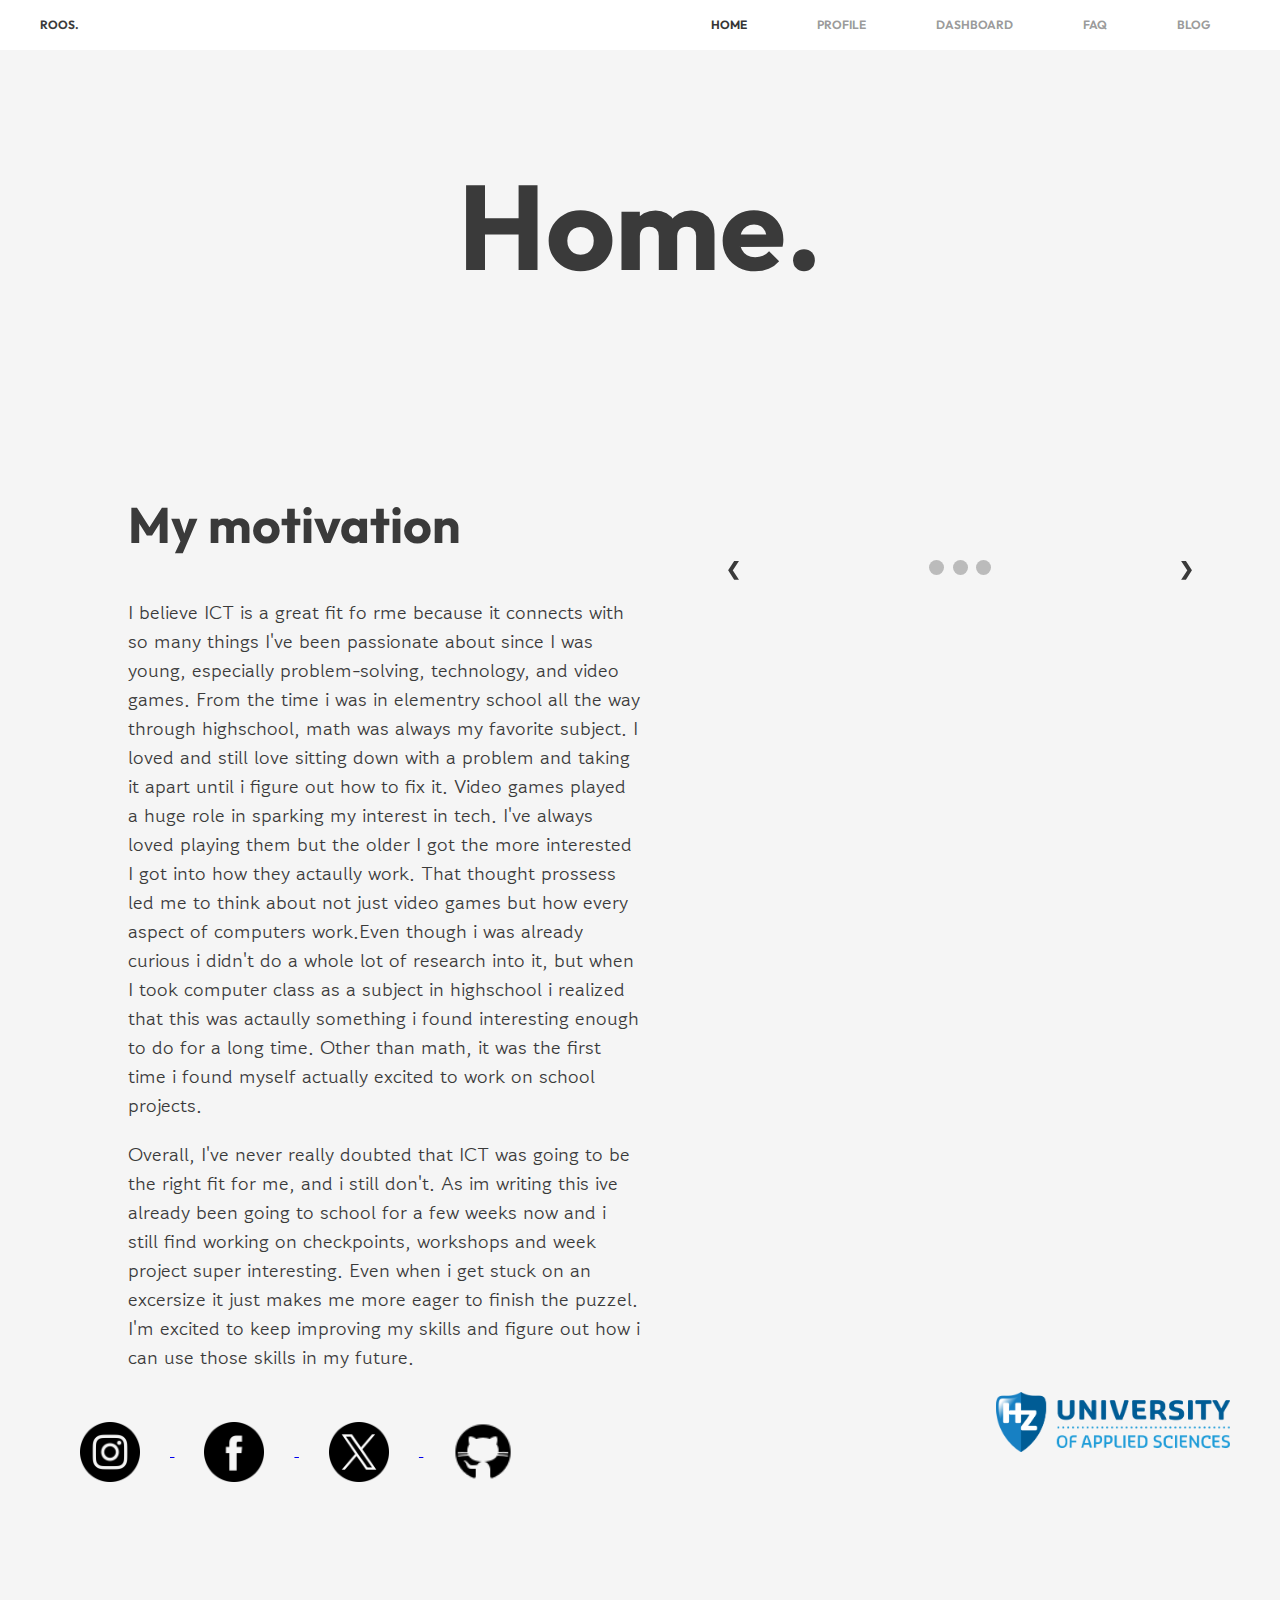
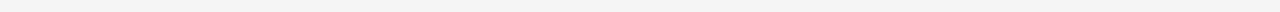
<file: index.html>
<!DOCTYPE html>
<html lang="en">

  <head>
    <meta charset="UTF-8">
    <meta name="viewport" content="width=device-width, initial-scale=1.0">
    <meta http-equiv="X-UA-Compatible" content="ie=edge">

    <link href="https://fonts.googleapis.com/css?family=Outfit:100,200,300,regular,500,600,700,800,900" rel="stylesheet" />
    <link href="https://fonts.googleapis.com/css?family=Gowun+Dodum:regular" rel="stylesheet" />

    <title>Home</title>

    <link rel="stylesheet" href="stylesheets/main.css">
    <link rel="stylesheet" href="stylesheets/index.css">
    <script src="scripts/main.js"></script>
   
  </head>

  <main>
    <body>

        <div class="navBar">
            <p class="navLogo">ROOS.</p>
            <nav>
                <a href="blog.html">BLOG</a>
                <a href="faq.html">FAQ</a>
                <a href="dashboard.html">DASHBOARD</a>
                <a href="profile.html">PROFILE</a>
                <a style="color: #353535;" href="index.html">HOME</a>                
            </nav>
        </div>

        <div class="header">
            <h1>Home.</h1>
        </div>

        <div id="indexMotivationText">
            <h2>My motivation</h2>
            <p>
                I believe ICT is a great fit fo rme because it connects with so many things I've been passionate about since I was young,
                especially problem-solving, technology, and video games. From the time i was in elementry school all the way through highschool, 
                math was always my favorite subject. I loved and still love sitting down with a problem and taking it apart until i figure out how to fix it.
                Video games played a huge role in sparking my interest in tech. I've always loved playing them but the older I got the more interested I got  into how
                they actaully work. That thought prossess led me to think about not just video games but how every aspect of computers work.Even though i 
                was already curious i didn't do a whole lot of research into it, but when I took computer class as a subject in highschool i realized
                that this was actaully something i found interesting enough to do for a long time. Other than math, it was the first time i found myself
                actually excited to work on school projects.        
            </p>

            <p>
                Overall, I've never really doubted that ICT was going to be the right fit for me, and i still don't. As im writing this ive already been
                going to school for  a few weeks now and i still find working on checkpoints, workshops and week project super interesting. Even when i get stuck
                on an excersize it just makes me more eager to finish the puzzel. I'm excited to keep improving my skills and figure out how i can use those skills
                in my future.
            </p>
        </div>

        <div id="legoBatmanImgShowcase"> 
            <div class="slideshow-container">

                <div class="mySlides fade">
                  <div class="numbertext">1 / 3</div>
                  <img src="/photos/legobatman1.JPG" style="width:100%">
                  <div class="text">me being non-chalant and mysterious</div>
                </div>
                
                <div class="mySlides fade">
                  <div class="numbertext">2 / 3</div>
                  <img src="/photos/legobatman2.JPG" style="width:100%">
                  <div class="text">me watching over gotham city</div>
                </div>
                
                <div class="mySlides fade">
                  <div class="numbertext">3 / 3</div>
                  <img src="/photos/legobatman3.JPG" style="width:100%">
                  <div class="text">me trowing down some sick beats</div>
                </div>
                
                <a class="prev" onclick="plusSlides(-1)">❮</a>
                <a class="next" onclick="plusSlides(1)">❯</a>
                
                </div>
                <br>
                
                <div style="text-align:center">
                  <span class="dot" onclick="currentSlide(1)"></span> 
                  <span class="dot" onclick="currentSlide(2)"></span> 
                  <span class="dot" onclick="currentSlide(3)"></span> 
                </div>
        </div>







        <footer class="footer">
            <div class="socialIconList">
                <a href="https://www.instagram.com/reallegobatman/?hl=en"> <img class="socialIcon" src="photos/instagram.png" alt="instagramicon"> </a>
                <a href="https://www.facebook.com/LEGOBatmanMovie/"> <img class="socialIcon" src="photos/facebook.png" alt="instagramicon"> </a>
                <a href="https://x.com/legobatmanmovie?lang=en"> <img class="socialIcon" src="photos/twitter.png" alt="instagramicon"> </a>
                <a href="https://github.com/rozu789"> <img class="socialIcon" src="photos/icons8-github-50.png" alt="instagramicon"> </a>

            </div>
            <img class="HZlogo" src="photos/hz-university-of-applied-sciences.png" alt="HZ_logo">

        </footer>

    </body>
  
  </main>

  
</html>
</file>
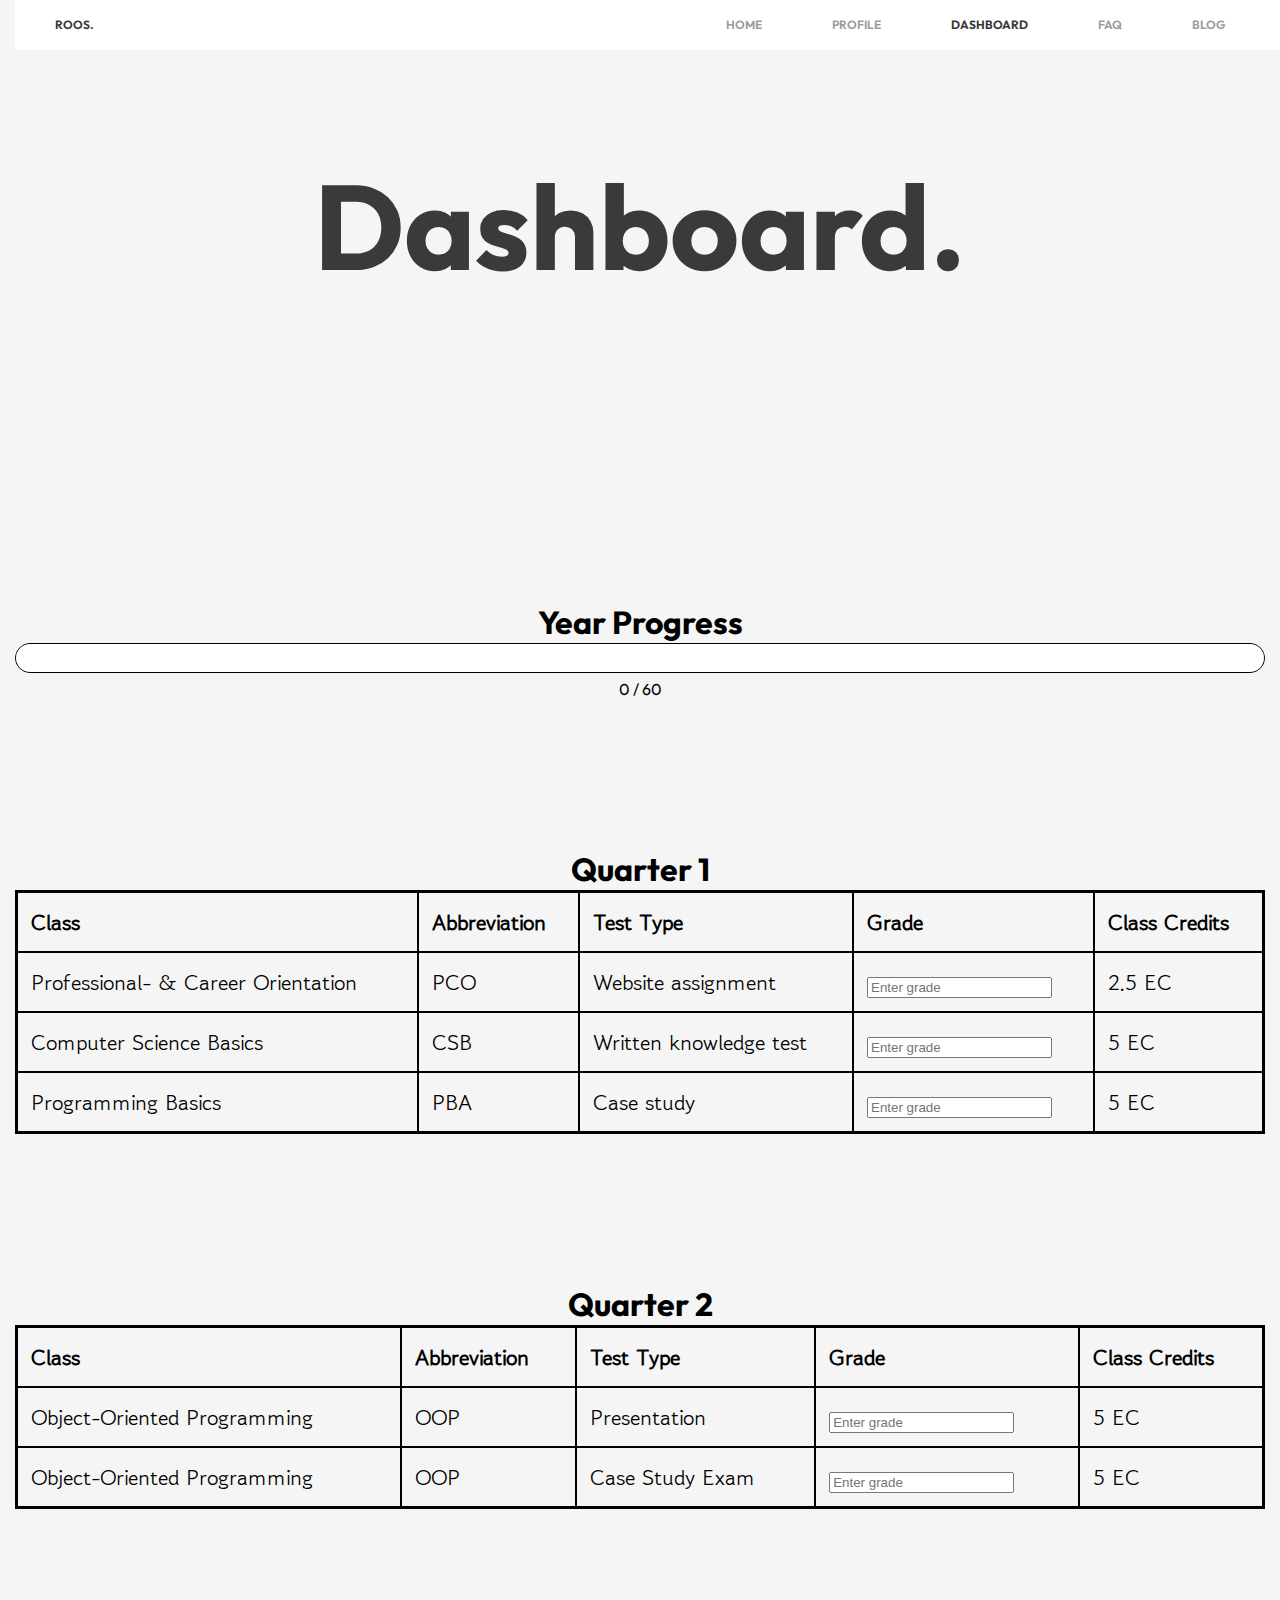
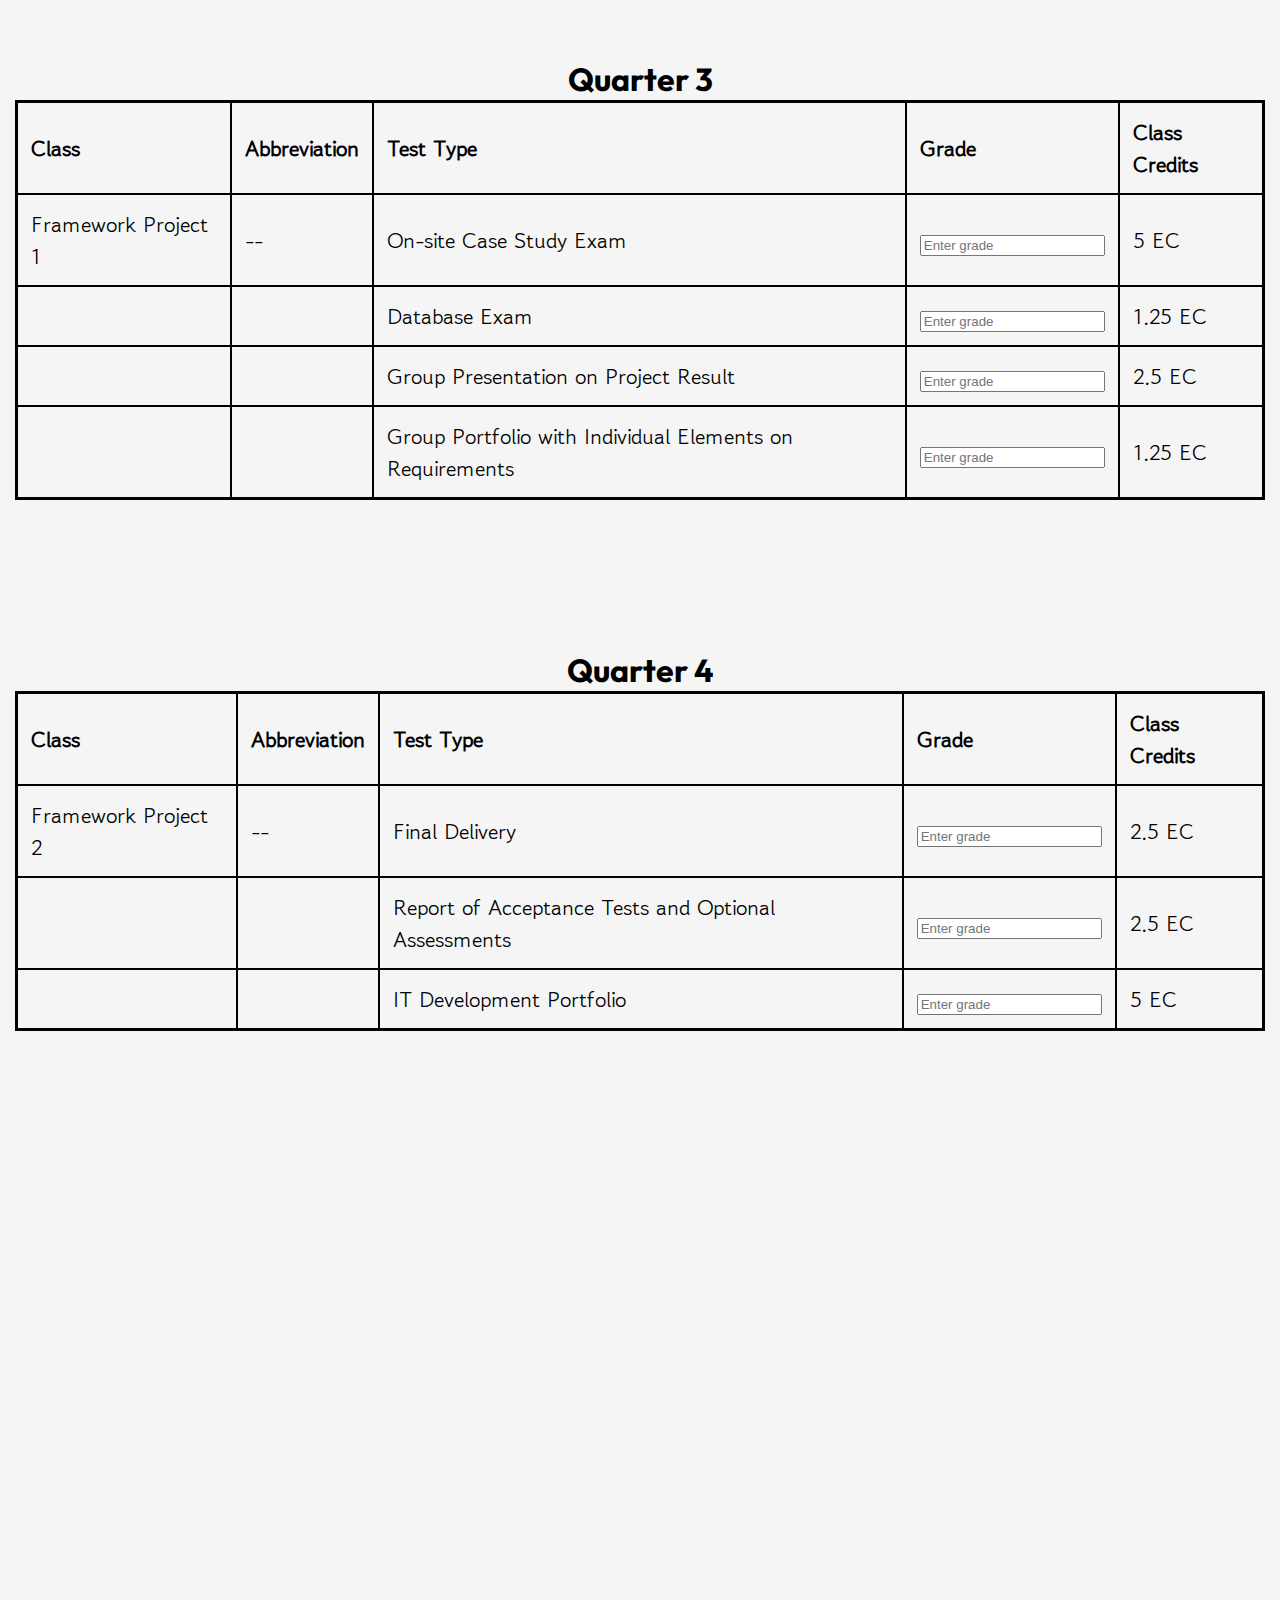
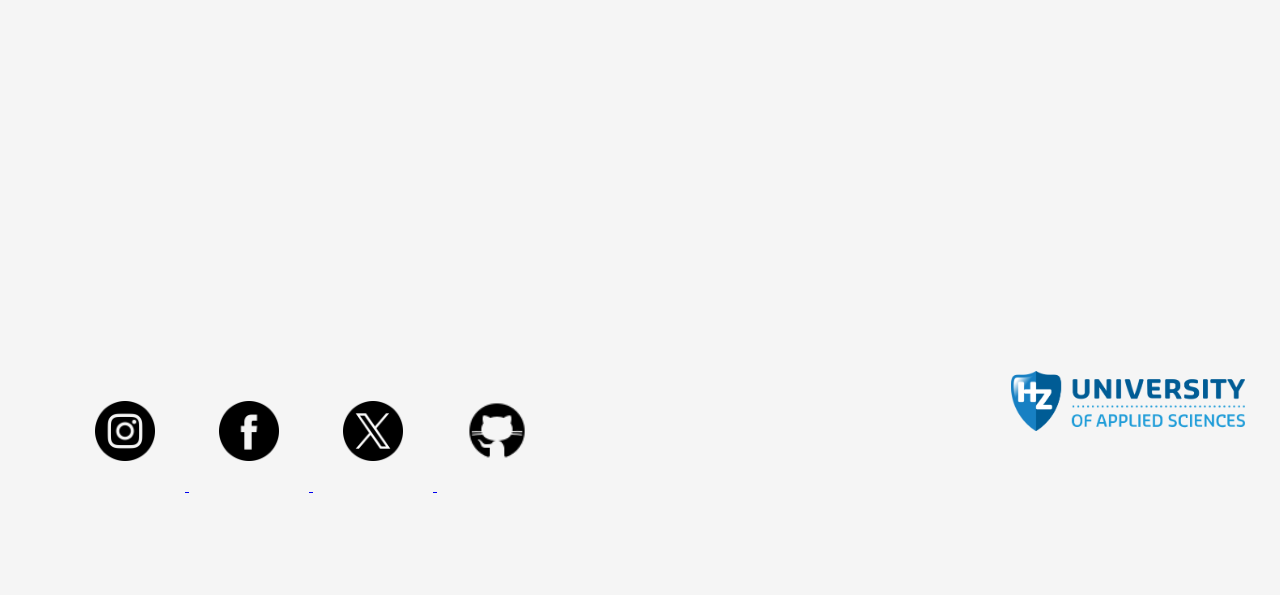
<file: dashboard.html>
<!DOCTYPE html>
<html lang="en">

<head>
    <meta charset="UTF-8">
    <meta name="viewport" content="width=device-width, initial-scale=1.0">
    <meta http-equiv="X-UA-Compatible" content="ie=edge">

    <link href="https://fonts.googleapis.com/css?family=Outfit:100,200,300,regular,500,600,700,800,900" rel="stylesheet" />
    <link href="https://fonts.googleapis.com/css?family=Gowun+Dodum:regular" rel="stylesheet" />

    <title>Dashboard</title>

    <link rel="stylesheet" href="stylesheets/main.css">
    <link rel="stylesheet" href="stylesheets/dashboard.css">
    <script src="scripts/main.js"></script>
    <script src="scripts/progressbar.js"></script>

</head>

<main>
    <body>

        <div class="navBar">
            <p class="navLogo">ROOS.</p>
            <nav>
                <a href="blog.html">BLOG</a>
                <a href="faq.html">FAQ</a>
                <a style="color: #353535;" href="dashboard.html">DASHBOARD</a>
                <a href="profile.html">PROFILE</a>
                <a href="index.html">HOME</a>  
            </nav>
        </div>

        <div class="header">
            <h1>Dashboard.</h1>
        </div>

        <div style="text-align: center;">
            <h2 id="progressBarText">Year Progress</h2> <!-- Changed label to h2 -->
            <progress id="progressBar" value="0" max="60" style="width: 100%; height: 30px; background-color: black;"></progress>
            <span id="progressText" style="display: block; margin-top: 5px;">0 / 60</span> <!-- Centered progress text -->
        </div>

        <h2>Quarter 1</h2>
        <table id="dashboardTableQuarter1">
            <tr class="dashboardTableTop">
                <td>Class</td>
                <td>Abbreviation</td>
                <td>Test Type</td>
                <td>Grade</td>
                <td>Class Credits</td>
            </tr>
            <tr>
                <td>Professional- & Career Orientation</td>
                <td>PCO</td>
                <td>Website assignment</td>
                <td><input type="text" onblur="handleGradeInput(this)" placeholder="Enter grade"></td>
                <td>2.5 EC</td>
            </tr>
            <tr>
                <td>Computer Science Basics</td>
                <td>CSB</td>
                <td>Written knowledge test</td>
                <td><input type="text" onblur="handleGradeInput(this)" placeholder="Enter grade"></td>
                <td>5 EC</td>
            </tr>
            <tr>
                <td>Programming Basics</td>
                <td>PBA</td>
                <td>Case study</td>
                <td><input type="text" onblur="handleGradeInput(this)" placeholder="Enter grade"></td>
                <td>5 EC</td>
            </tr>
        </table>

        <h2>Quarter 2</h2>
        <table id="dashboardTableQuarter2">
            <tr class="dashboardTableTop">
                <td>Class</td>
                <td>Abbreviation</td>
                <td>Test Type</td>
                <td>Grade</td>
                <td>Class Credits</td>
            </tr>
            <tr>
                <td>Object-Oriented Programming</td>
                <td>OOP</td>
                <td>Presentation</td>
                <td><input type="text" onblur="handleGradeInput(this)" placeholder="Enter grade"></td>
                <td>5 EC</td>
            </tr>
            <tr>
                <td>Object-Oriented Programming</td>
                <td>OOP</td>
                <td>Case Study Exam</td>
                <td><input type="text" onblur="handleGradeInput(this)" placeholder="Enter grade"></td>
                <td>5 EC</td>
            </tr>
        </table>

        <h2>Quarter 3</h2>
        <table id="dashboardTableQuarter3">
            <tr class="dashboardTableTop">
                <td>Class</td>
                <td>Abbreviation</td>
                <td>Test Type</td>
                <td>Grade</td>
                <td>Class Credits</td>
            </tr>
            <tr>
                <td>Framework Project 1</td>
                <td> -- </td>
                <td>On-site Case Study Exam</td>
                <td><input type="text" onblur="handleGradeInput(this)" placeholder="Enter grade"></td>
                <td>5 EC</td>
            </tr>
            <tr>
                <td></td>
                <td></td>
                <td>Database Exam</td>
                <td><input type="text" onblur="handleGradeInput(this)" placeholder="Enter grade"></td>
                <td>1.25 EC</td>
            </tr>
            <tr>
                <td></td>
                <td></td>
                <td>Group Presentation on Project Result</td>
                <td><input type="text" onblur="handleGradeInput(this)" placeholder="Enter grade"></td>
                <td>2.5 EC</td>
            </tr>
            <tr>
                <td></td>
                <td></td>
                <td>Group Portfolio with Individual Elements on Requirements</td>
                <td><input type="text" onblur="handleGradeInput(this)" placeholder="Enter grade"></td>
                <td>1.25 EC</td>
            </tr>
        </table>

        <h2>Quarter 4</h2>
        <table id="dashboardTableQuarter4">
            <tr class="dashboardTableTop">
                <td>Class</td>
                <td>Abbreviation</td>
                <td>Test Type</td>
                <td>Grade</td>
                <td>Class Credits</td>
            </tr>
            <tr>
                <td>Framework Project 2</td>
                <td> -- </td>
                <td>Final Delivery</td>
                <td><input type="text" onblur="handleGradeInput(this)" placeholder="Enter grade"></td>
                <td>2.5 EC</td>
            </tr>
            <tr>
                <td></td>
                <td></td>
                <td>Report of Acceptance Tests and Optional Assessments</td>
                <td><input type="text" onblur="handleGradeInput(this)" placeholder="Enter grade"></td>
                <td>2.5 EC</td>
            </tr>
            <tr>
                <td></td>
                <td></td>
                <td>IT Development Portfolio</td>
                <td><input type="text" onblur="handleGradeInput(this)" placeholder="Enter grade"></td>
                <td>5 EC</td>
            </tr>
        </table>





        <footer class="footer">
            <div class="socialIconList">
                <a href="https://www.instagram.com/reallegobatman/?hl=en"> <img class="socialIcon" src="photos/instagram.png" alt="instagramicon"> </a>
                <a href="https://www.facebook.com/LEGOBatmanMovie/"> <img class="socialIcon" src="photos/facebook.png" alt="instagramicon"> </a>
                <a href="https://x.com/legobatmanmovie?lang=en"> <img class="socialIcon" src="photos/twitter.png" alt="instagramicon"> </a>
                <a href="https://github.com/rozu789"> <img class="socialIcon" src="photos/icons8-github-50.png" alt="instagramicon"> </a>
  
            </div>
            <img class="HZlogo" src="photos/hz-university-of-applied-sciences.png" alt="HZ_logo">
  
        </footer>

    </body>
</main>

</html>
</file>
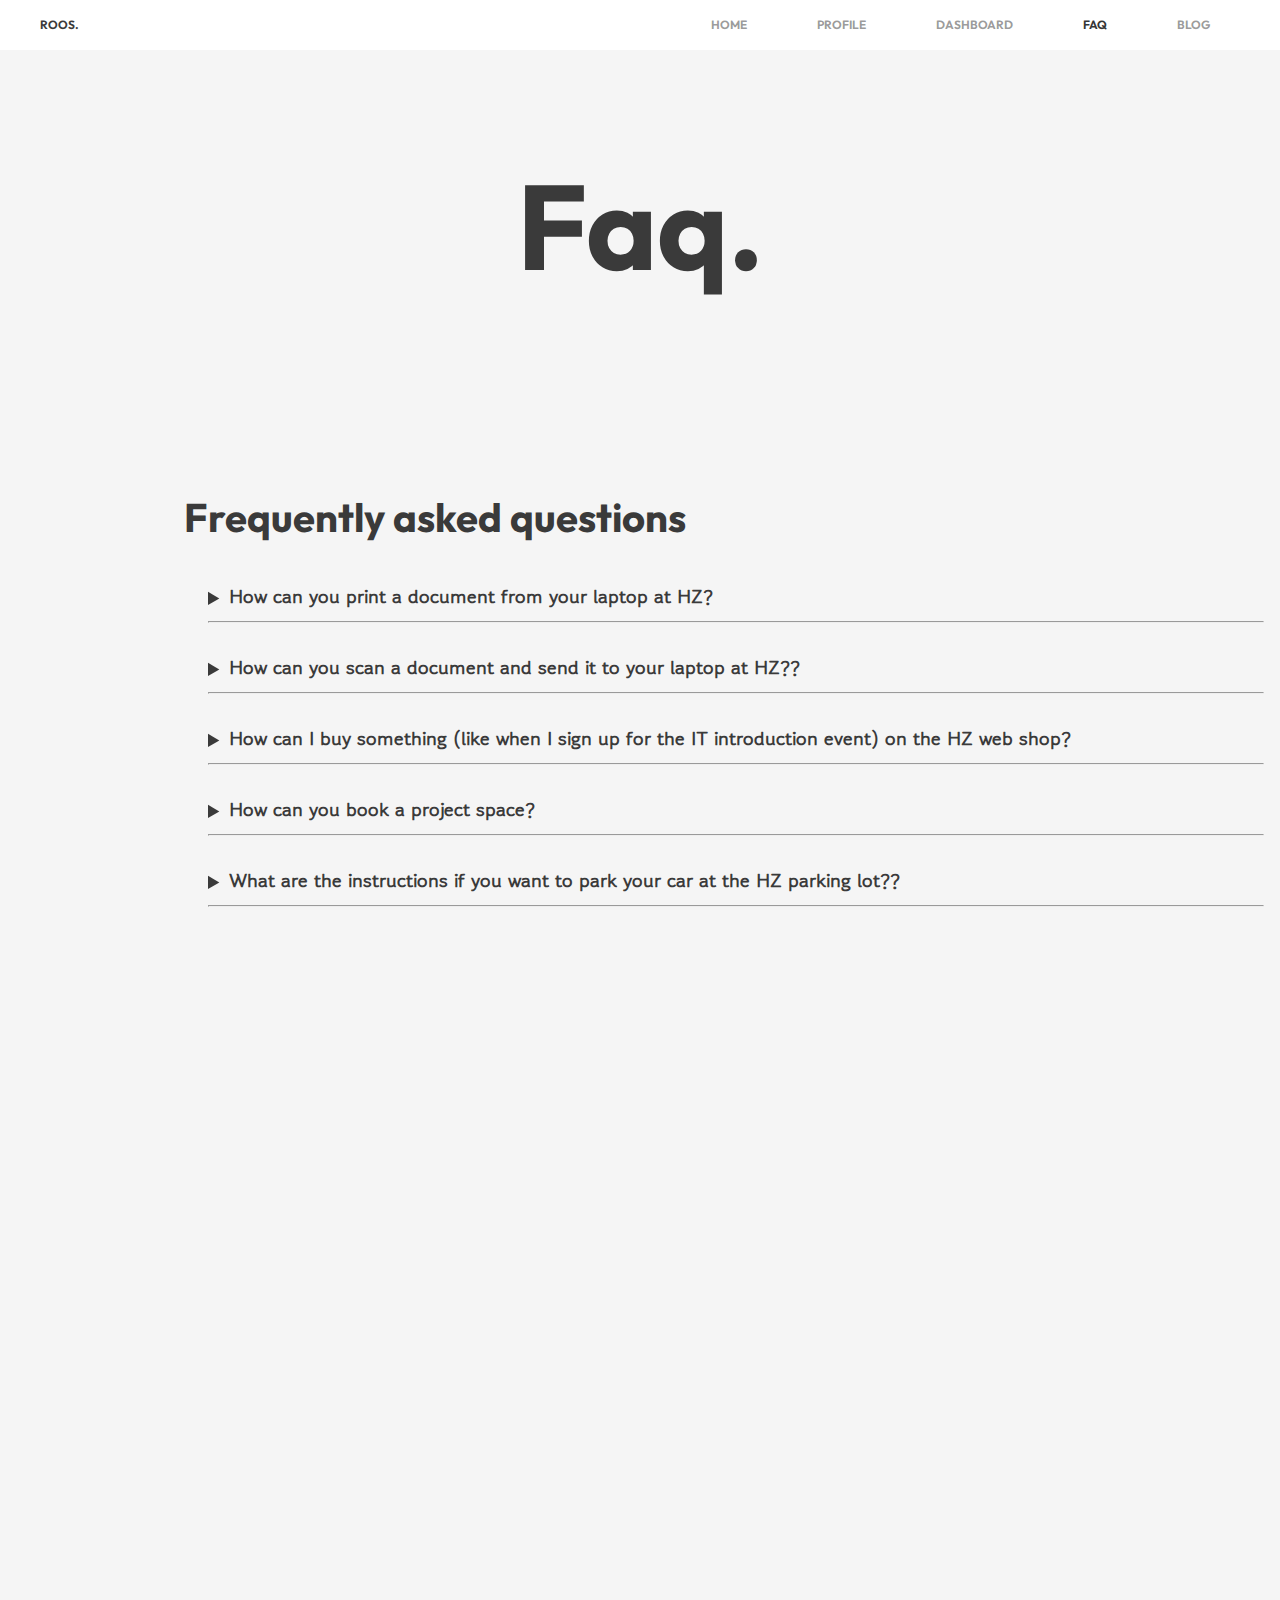
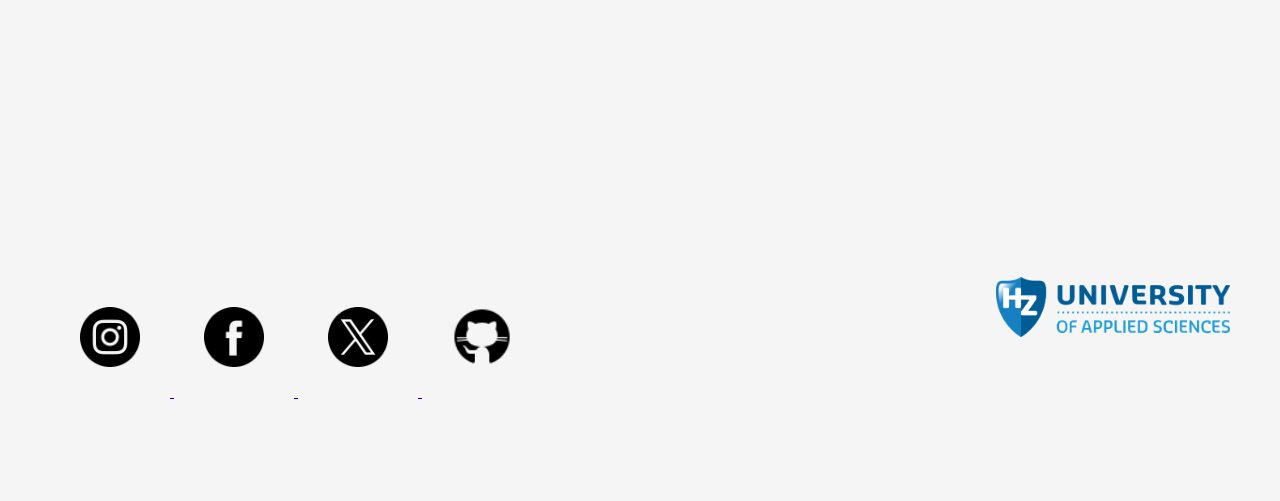
<file: faq.html>
<!DOCTYPE html>
<html lang="en">

  <head>
    <meta charset="UTF-8">
    <meta name="viewport" content="width=device-width, initial-scale=1.0">
    <meta http-equiv="X-UA-Compatible" content="ie=edge">

    <link href="https://fonts.googleapis.com/css?family=Outfit:100,200,300,regular,500,600,700,800,900" rel="stylesheet" />
    <link href="https://fonts.googleapis.com/css?family=Gowun+Dodum:regular" rel="stylesheet" />

    <title>Faq</title>

    <link rel="stylesheet" href="stylesheets/main.css">
    <link rel="stylesheet" href="stylesheets/faq.css">
    <script src="scripts/main.js"></script>

  </head>

  <main>
    <body>

        <div class="navBar">
          <p class="navLogo">ROOS.</p>
            <nav>
              <a href="blog.html">BLOG</a>
              <a style="color: #353535;" href="faq.html">FAQ</a>
              <a href="dashboard.html">DASHBOARD</a>
              <a href="profile.html">PROFILE</a>
              <a href="index.html">HOME</a>
            </nav>
        </div>

        <div class="header">
            <h1>Faq.</h1>
        </div>

        <div id="faqAllQuestions">
          <h3>Frequently asked questions</h3>
          <details>
            <summary><strong>How can you print a document from your laptop at HZ?</strong> <hr> </summary>
            <ol> 
              <li>Go to the HZ website and login with your username and password.</li>
              <li>Click on Choose File and select the file you want to print - repeating the step if you need to add more documents.</li>
              <li>After selecting all documents, tick the Advanced option to choose whether you want double-sided or black & white printing.</li>
              <li>Choose between the "HZ printer"/"HZ plotter". After requesting the print you must register using your HZ pass on the TouchID next to the multifunctional printer and select "Print".</li>
              <li>In the menu, select the printer to which you requested the print.</li>
              <li>The print will be completed only if there is enough credit on your printing account.</li>
              <li>When everything is completed, press "Stop" on the TouchID, and lastly - "Logout".</li>
            </ol>
          </details>

          <details>
            <summary><strong>How can you scan a document and send it to your laptop at HZ??</strong><hr></summary>
            <p>Scanning is FREE, however you should have at least €0.07 credit on your HZ pass to procede with the scanning.</p>
            <ol> 
              <li>Register using your HZ pass on the TouchID next to the multifunctional printer.</li>
              <li>In the TouchID menu, select option "Scanning - Scan".</li>
              <li>Lay the original sheet on the feeder or glass plate.</li>
              <li>Press "Scan and Send" -> "Scan to me" -> "Yes" -> "Start button"</li>
              <li>Once this is ready, choose "Start Sending".</li>
              <li>When everything is completed, press "Stop" on the TouchID, and lastly - "Logout".</li>
            </ol>
          </details>
    

          <details>
            <summary><strong>How can I buy something (like when I sign up for the IT introduction event) on the HZ web shop?</strong><hr></summary>
            <p>Visit HZ webshop, pick your item of choice, place your order, go to your shopping cart and check out!</p>
          </details>

          <details>
            <summary><strong>How can you book a project space?</strong><hr></summary>
            <p>Visit Selfservice portal, click on "Make a reservation", "Reserve a room". Pick the room you want to book and view the possible timeslots available.</p>
          </details>
    
          <details>
            <summary><strong>What are the instructions if you want to park your car at the HZ parking lot??</strong><hr></summary>
            <p>After you reveal you HZ pass at the barriers, you can park in the lot of the university.</p>
          </details>
        </div>

        <footer class="footer">
          <div class="socialIconList">
              <a href="https://www.instagram.com/reallegobatman/?hl=en"> <img class="socialIcon" src="photos/instagram.png" alt="instagramicon"> </a>
              <a href="https://www.facebook.com/LEGOBatmanMovie/"> <img class="socialIcon" src="photos/facebook.png" alt="instagramicon"> </a>
              <a href="https://x.com/legobatmanmovie?lang=en"> <img class="socialIcon" src="photos/twitter.png" alt="instagramicon"> </a>
              <a href="https://github.com/rozu789"> <img class="socialIcon" src="photos/icons8-github-50.png" alt="instagramicon"> </a>

          </div>
          <img class="HZlogo" src="photos/hz-university-of-applied-sciences.png" alt="HZ_logo">

      </footer>

    </body>
  
  </main>

  
</html>
</file>
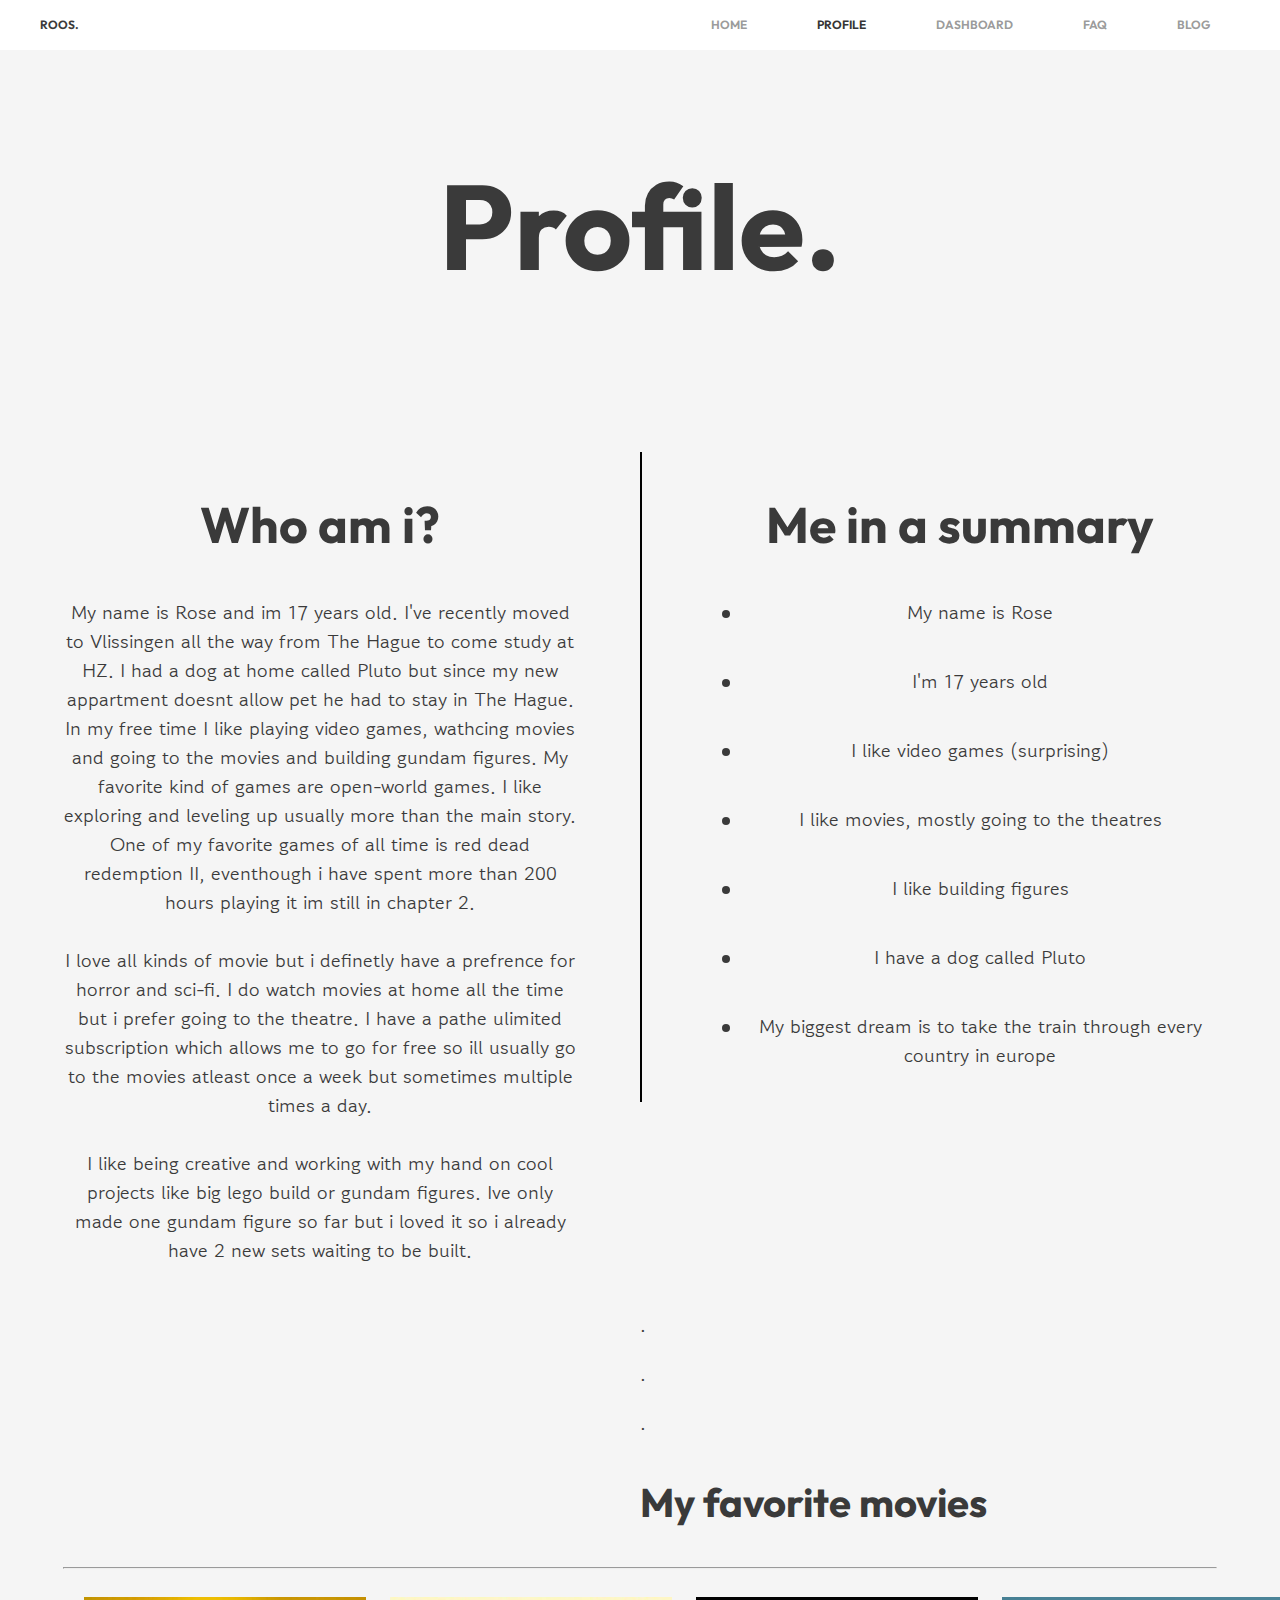
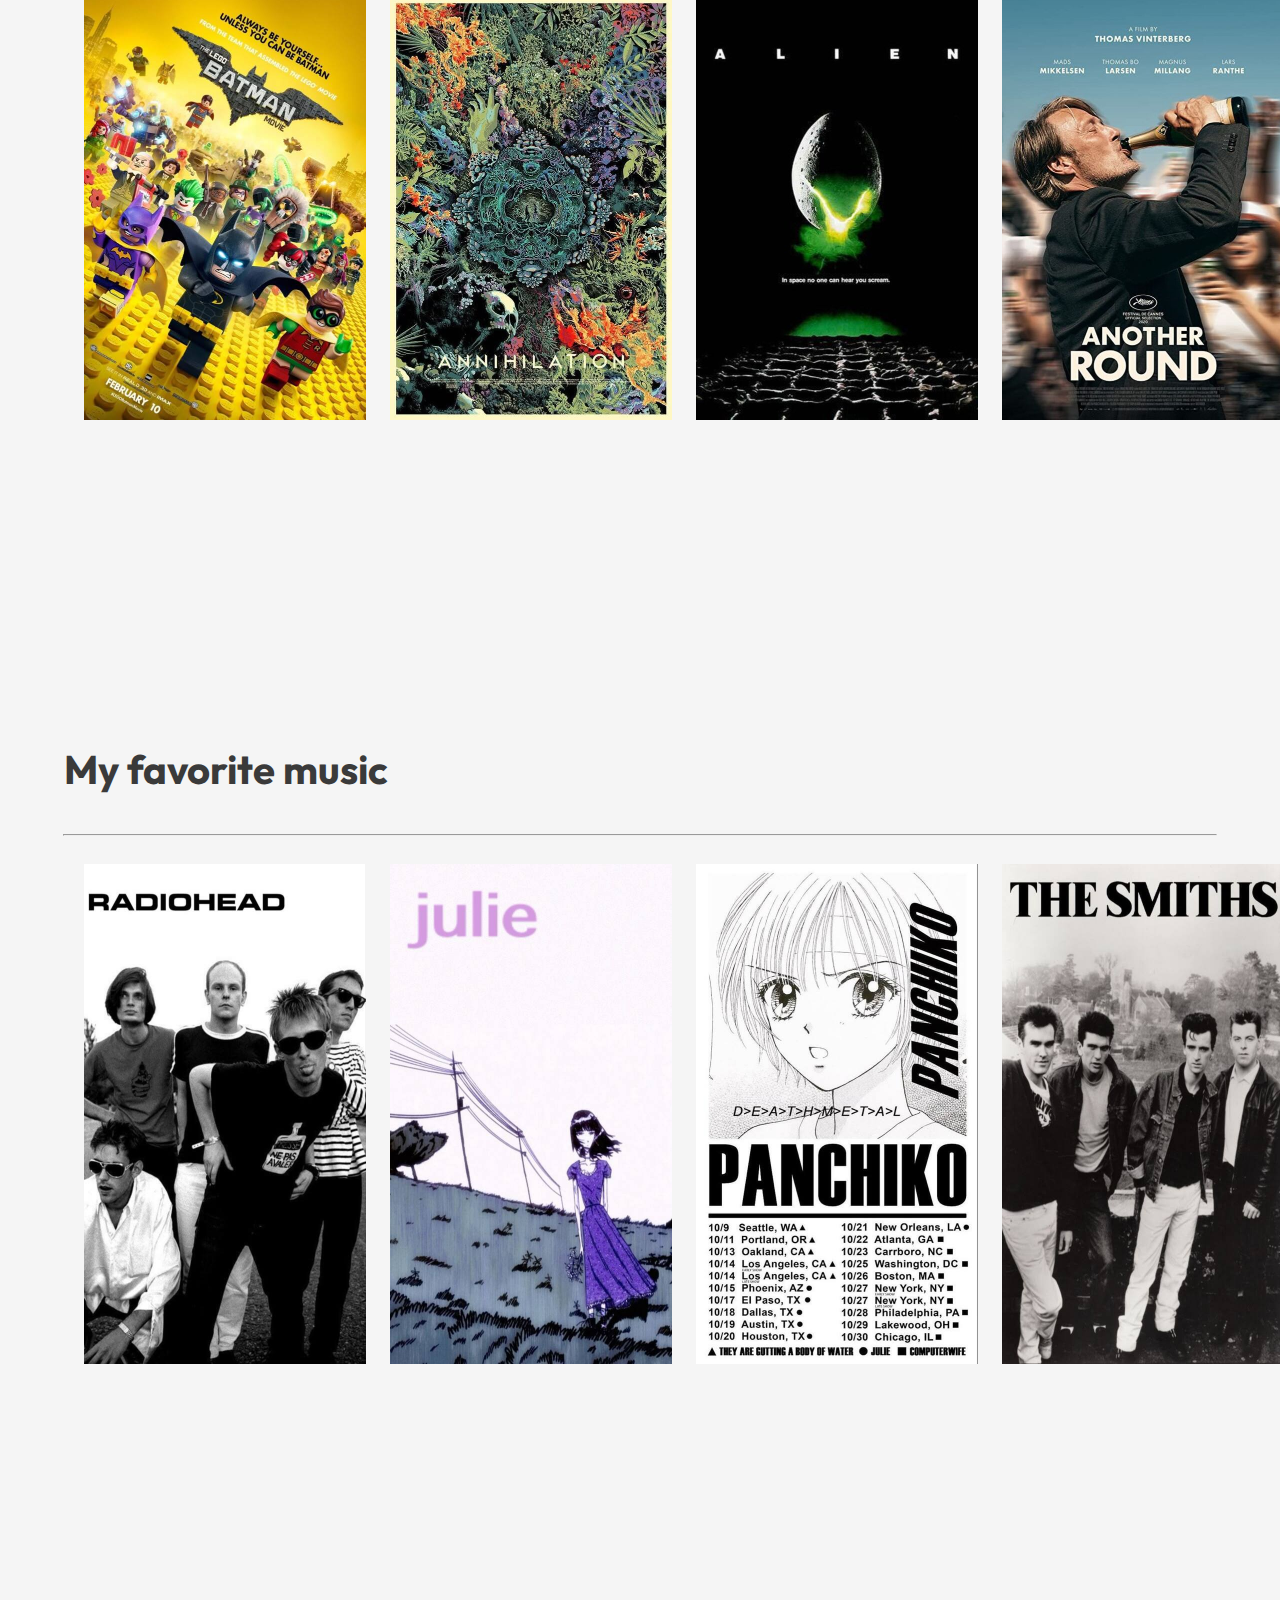
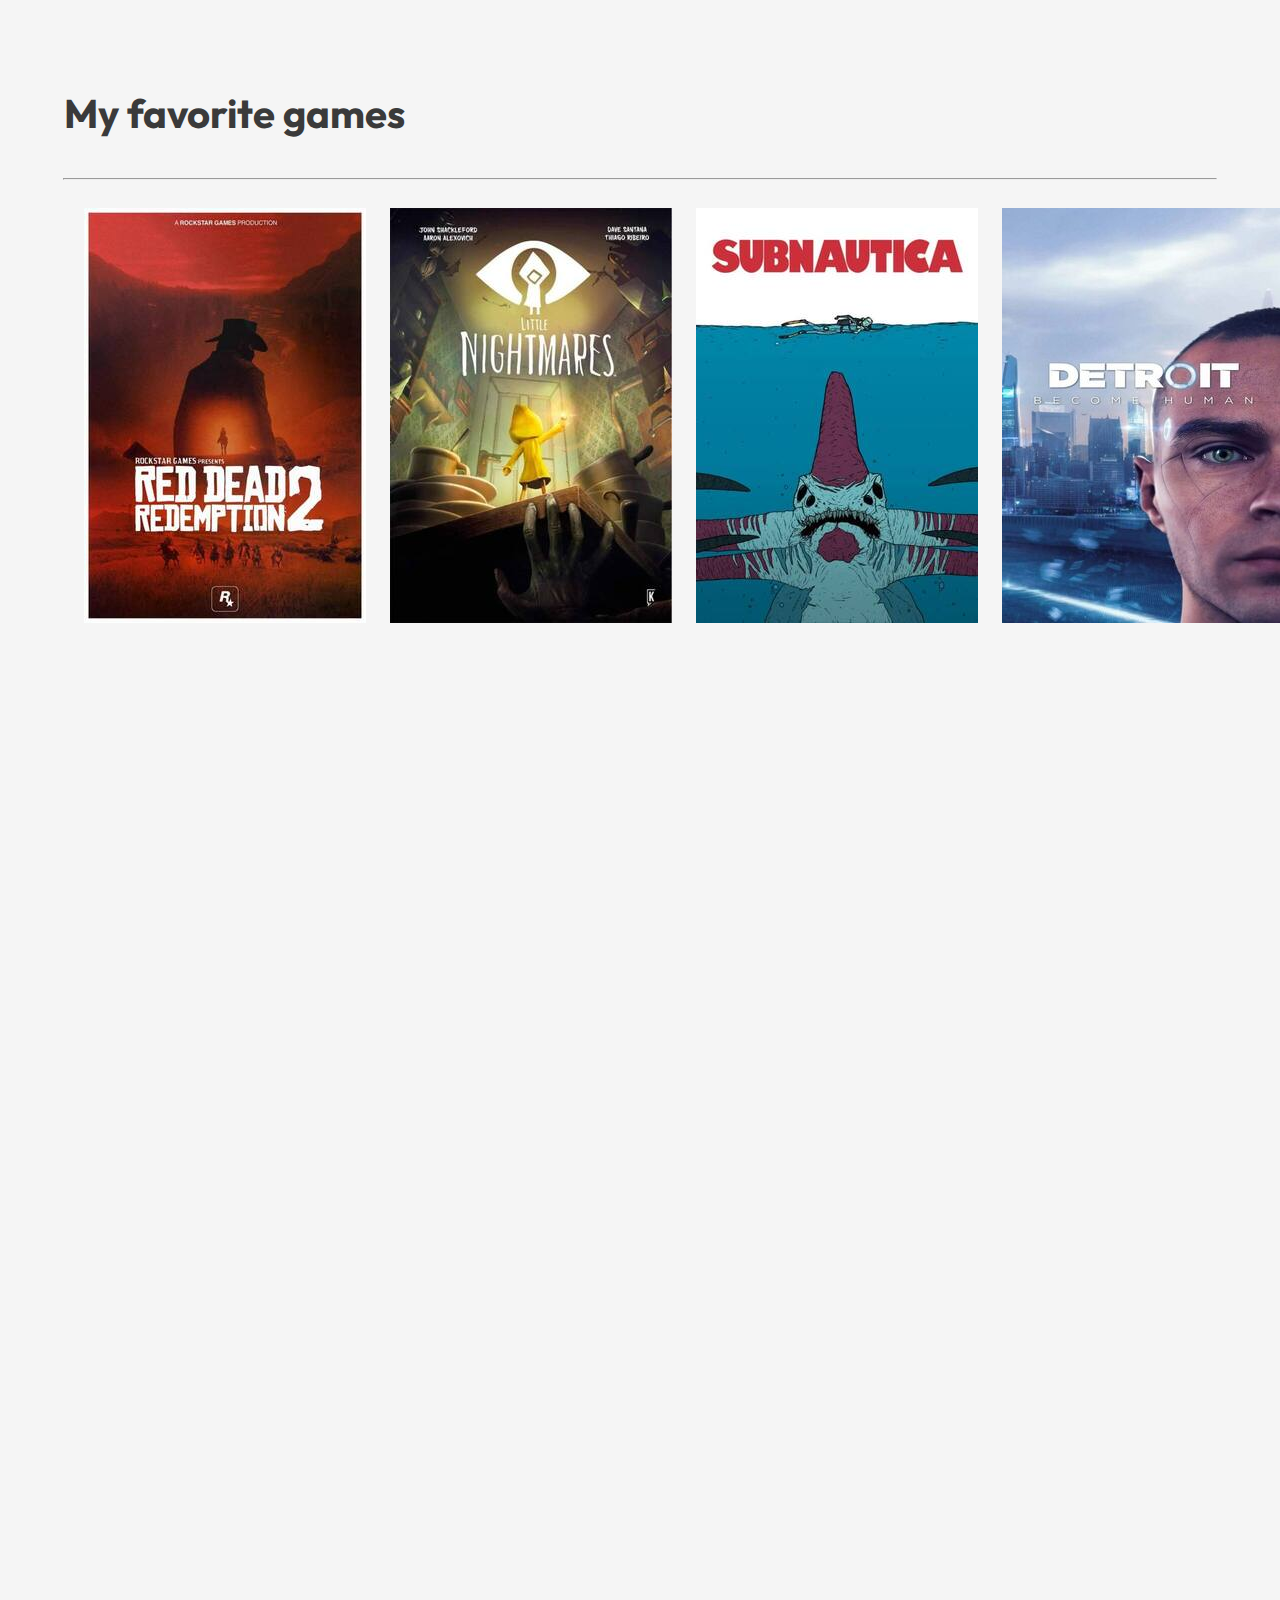
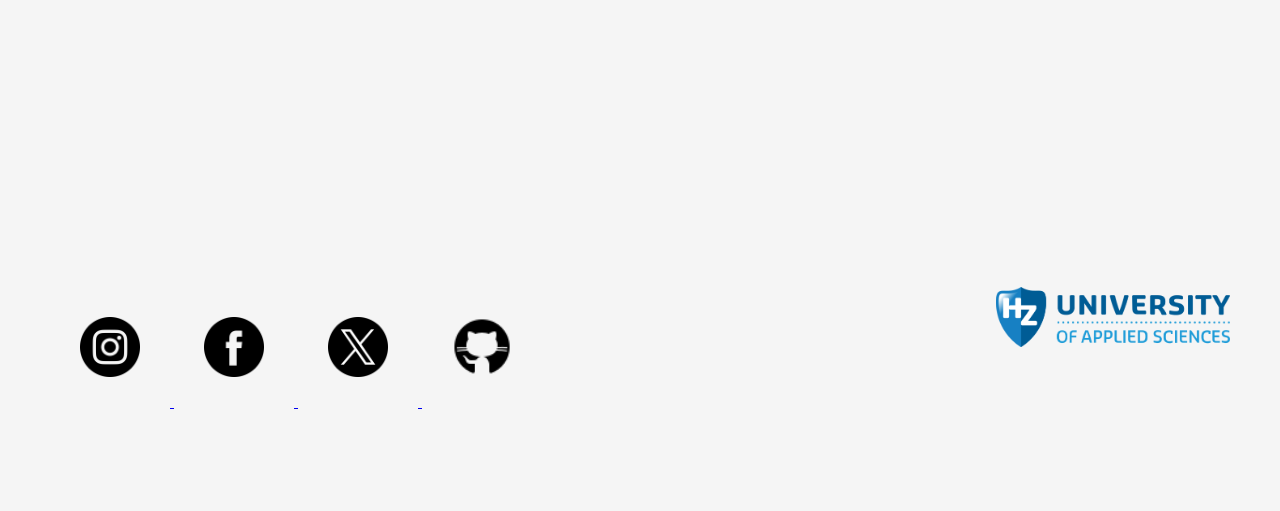
<file: profile.html>
<!DOCTYPE html>
<html lang="en">

  <head>
    <meta charset="UTF-8">
    <meta name="viewport" content="width=device-width, initial-scale=1.0">
    <meta http-equiv="X-UA-Compatible" content="ie=edge">

    <link href="https://fonts.googleapis.com/css?family=Outfit:100,200,300,regular,500,600,700,800,900" rel="stylesheet" />
    <link href="https://fonts.googleapis.com/css?family=Gowun+Dodum:regular" rel="stylesheet" />

    <title>Profile</title>

    <link rel="stylesheet" href="stylesheets/main.css">
    <link rel="stylesheet" href="stylesheets/profile.css">
    <script src="scripts/main.js"></script>

  </head>

  <main>
    <body>



            <div class="navBar">
            <p class="navLogo">ROOS.</p>
            <nav>
                <a href="blog.html">BLOG</a>
                <a href="faq.html">FAQ</a>
                <a href="dashboard.html">DASHBOARD</a>
                <a style="color: #353535;" href="profile.html">PROFILE</a>
                <a href="index.html">HOME</a>                
            </nav>
        </div>

        <div class="header">
            <h1>Profile.</h1>
        </div>

        <div id="profileWhoAmI">
          <h2>Who am i?</h2>
          <p>My name is Rose and im 17 years old. I've recently moved to Vlissingen all the way from The Hague to come study at HZ.
            I had a dog at home called Pluto but since my new appartment doesnt allow pet he had to stay in The Hague. In my free time 
            I like playing video games, wathcing movies and going to the movies and building gundam figures. My favorite kind of games 
            are open-world games. I like exploring and leveling up usually more than the main story. One of my favorite games of all time 
            is red dead redemption II, eventhough i have spent more than 200 hours playing it im still in chapter 2.

            <br><br>

            I love all kinds of movie but i definetly have a prefrence for horror and sci-fi. I do watch movies at home all the time but i prefer 
            going to the theatre. I have a pathe ulimited subscription which allows me to go for free so ill usually go to the movies atleast 
            once a week but sometimes multiple times a day.

            <br><br>

            I like being creative and working with my hand on cool projects like big lego build or gundam figures. Ive only made one gundam 
            figure so far but i loved it so i already have 2 new sets waiting to be built.
            
          </p>
        </div>

        <div class="vl"></div>

        <div id="profileSummary">
          <h2>Me in a summary</h2>
          <ul>
            <li>My name is Rose</li>
            <li>I'm 17 years old</li>
            <li>I like video games (surprising) </li>
            <li>I like movies, mostly going to the theatres </li>
            <li>I like building figures </li>
            <li>I have a dog called Pluto </li>
            <li>My biggest dream is to take the train through every country in europe </li>
          </ul>
        </div>

        <div class="emptyDiv"><p>.</p></div>
        <div class="emptyDiv"><p>.</p></div>
        <div class="emptyDiv"><p>.</p></div>


        

        
        <div class="favoriteMovies">
          <h3>My favorite movies</h3>
          <hr class="line">

          <div class="scroll-container">
            <img src="photos/movies/legoBatman.jpg" alt="lego_batman" width="282" height="423">
            <img src="photos/movies/anihilation.jpg" alt="anihilation_poster" width="282" height="423">
            <img src="photos/movies/alien.jpg" alt="alien_poster" width="282" height="423">
            <img src="photos/movies/anotherROund.jpg" alt="anotherround_poster" width="282" height="423">
            <img src="photos/movies/speakNoEvil.jpg" alt="speaknoevil_poster" width="282" height="423">
            <img src="photos/movies/silenceOfTheLambs.jpg" alt="silenceofthelambs_poster" width="282" height="423">
            <img src="photos/movies/StarWars.jpg" alt="starwars_poster" width="282" height="423">
            <img src="photos/movies/interstellar.jpg" alt="interstellar_poster" width="282" height="423">
            <img src="photos/movies/isleOfTheDogs.jpg" alt="isleofthedogs_poster" width="282" height="423">
            <img src="photos/movies/jeanneDuBarry.jpg" alt="jeannedubarry_poster" width="282" height="423">
            <img src="photos/movies/neonGenesis.jpg" alt="neongenesis_poster" width="282" height="423">
            <img src="photos/movies/ponyo.jpg" alt="ponyo_poster" width="282" height="423">
            <img src="photos/movies/shawshank.jpg" alt="shawshank" width="282" height="423">  
            <img src="photos/movies/StarWars.jpg" alt="starwars_poster" width="282" height="423">
            <img src="photos/movies/theTrumanShow.jpg" alt="trumanshow_poster" width="282" height="423">
          </div>
          
        </div>

        <div class="favoriteMusic">
          <h3>My favorite music </h3>
          <hr class="line">

          <div class="scroll-container">
            <img src="photos/music/radiohead.jpg " alt="radiohead " width="282 " height="500 ">
            <img src="photos/music/julie.jpg " alt="julie " width="282 " height="500 ">
            <img src="photos/music/panchiko.jpg " alt="panchiko " width="282 " height="500 ">
            <img src="photos/music/thesmiths.jpg " alt="thesmiths " width="282 " height="500 ">
            <img src="photos/music/boa.jpg " alt="boa" width="282 " height="500 ">
            <img src="photos/music/tvgril.jpg " alt="tvgirl " width="282 " height="500 ">
            <img src="photos/music/blur.jpg " alt="blur" width="282 " height="500 ">
            <img src="photos/music/kanye.jpg " alt=kanye" " width="282 " height="500 ">
            <img src="photos/music/deftones.jpg " alt="deftones " width="282 " height="500 ">
            <img src="photos/music/lamp.jpg " alt="lamp " width="282 " height="500 ">
            <img src="photos/music/thecure.jpg " alt="thecure " width="282 " height="500 ">
            <img src="photos/music/tvgril.jpg " alt="tvgirl " width="282 " height="500 ">
            <img src="photos/music/tylerthecreator.jpg " alt="tylerthecreator " width="282 " height="500 ">
            
          </div>
          
        </div>
          
        </div>

        <div class="favoriteGames">
          <h3>My favorite games</h3>
          <hr class="line">

          <div class="scroll-container">
            <img src="photos/games/reddeadII.jpg " alt="  ">
            <img src="photos/games/littlenightmares.jpg " alt="  ">
            <img src="photos/games/subnautica.jpg " alt="  ">
            <img src="photos/games/detroitbecomehuman.jpg " alt="  ">
            <img src="photos/games/ori.jpg " alt="  ">
            <img src="photos/games/cuphead.jpg " alt="  ">
            <img src="photos/games/dontstarve.jpg " alt="  ">
            <img src="photos/games/lis.jpg " alt="  ">
            <img src="photos/games/portal 2.jpg " alt="  ">
            <img src="photos/games/hogwarts.jpg " alt="  ">
            <img src="photos/games/alicemadnessreturns.jpg" alt="alicemadnessreturns">
            
          </div>
          
        </div>






        <footer class="footer">
          <div class="socialIconList">
              <a href="https://www.instagram.com/reallegobatman/?hl=en"> <img class="socialIcon" src="photos/instagram.png" alt="instagramicon"> </a>
              <a href="https://www.facebook.com/LEGOBatmanMovie/"> <img class="socialIcon" src="photos/facebook.png" alt="instagramicon"> </a>
              <a href="https://x.com/legobatmanmovie?lang=en"> <img class="socialIcon" src="photos/twitter.png" alt="instagramicon"> </a>
              <a href="https://github.com/rozu789"> <img class="socialIcon" src="photos/icons8-github-50.png" alt="instagramicon"> </a>

          </div>
          <img class="HZlogo" src="photos/hz-university-of-applied-sciences.png" alt="HZ_logo">

      </footer>

    </body>
  
  </main>

  
</html>
</file>
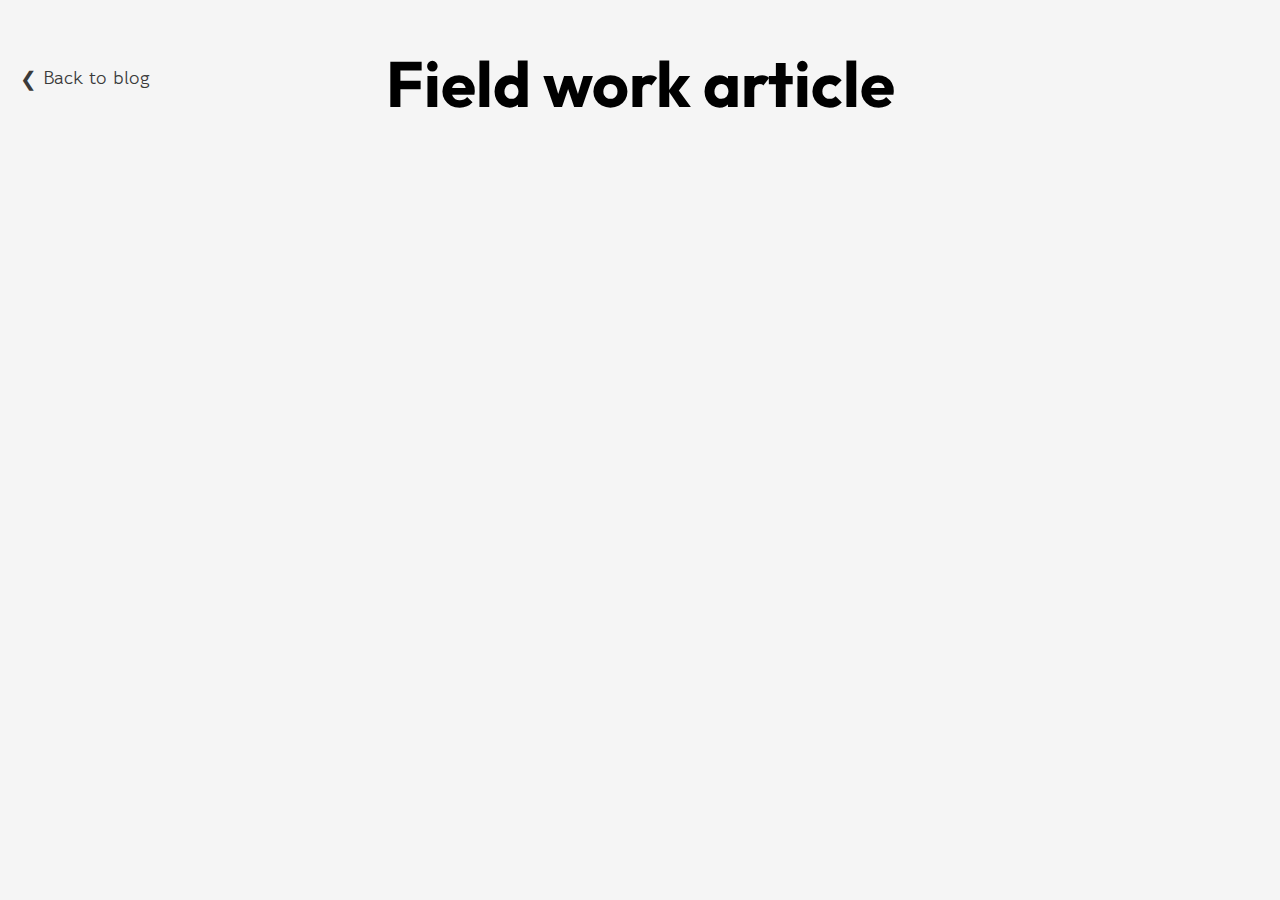
<file: blogposts/fieldwork.html>
<!DOCTYPE html>
<html lang="en">

  <head>
    <meta charset="UTF-8">
    <meta name="viewport" content="width=device-width, initial-scale=1.0">
    <meta http-equiv="X-UA-Compatible" content="ie=edge">

    <title>Blog</title>

    <link rel="stylesheet" href="/stylesheets/main.css">
    <link rel="stylesheet" href="/stylesheets/blogposts.css">
    <script src="/scripts/main.js"></script>

    <link href="https://fonts.googleapis.com/css?family=Outfit:100,200,300,regular,500,600,700,800,900" rel="stylesheet" />
    <link href="https://fonts.googleapis.com/css?family=Gowun+Dodum:regular" rel="stylesheet" />

  </head>

  <main>
    <body>
        <div class="bakcToBlog">
          <a href="/blog.html">❮ Back to blog</a>
        </div>

        <div class="blogTitle">
          <h1>Field work article</h1>
        </div>











      
    </body>
  
  </main>

  
</html>
</file>
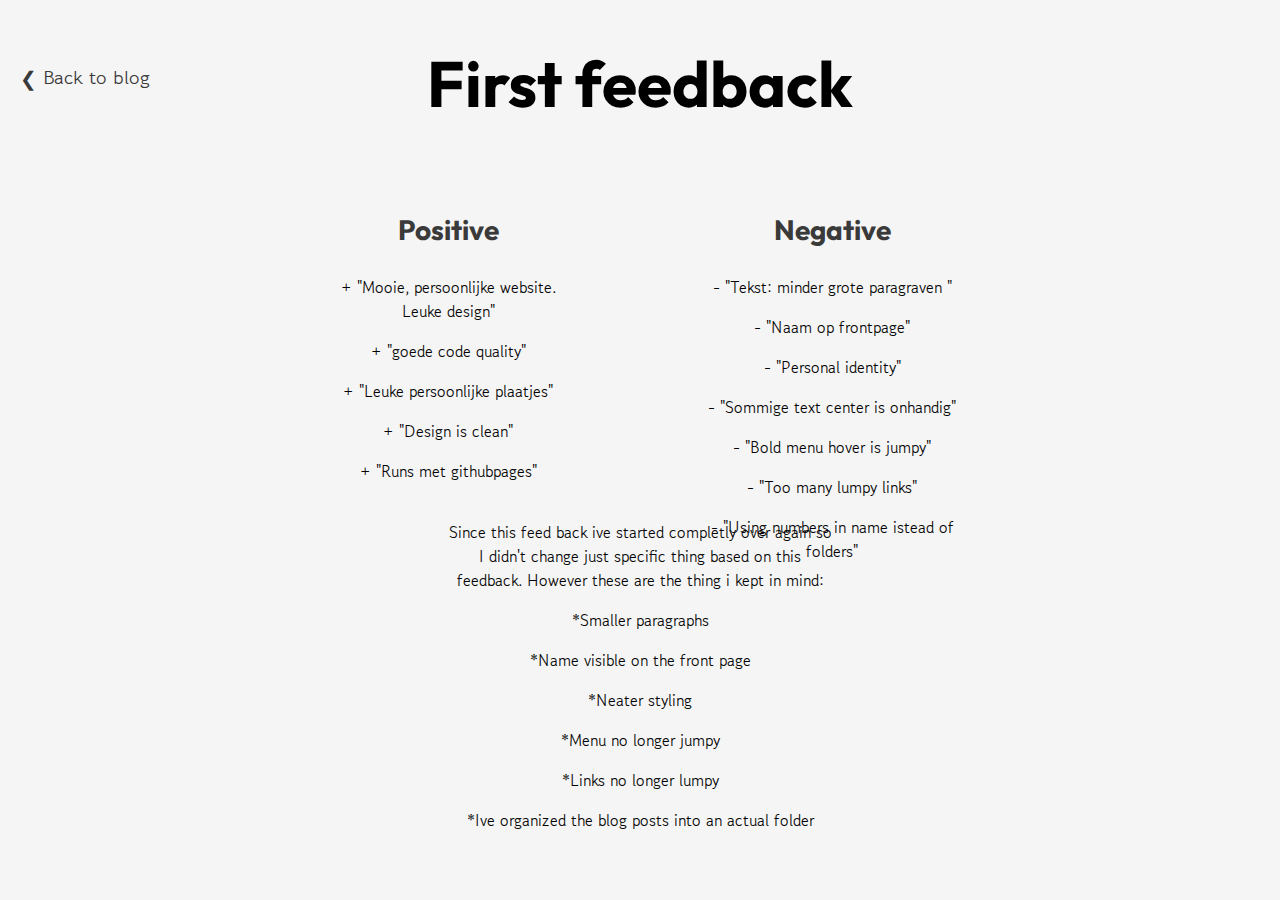
<file: blogposts/firstfeedback.html>
<!DOCTYPE html>
<html lang="en">

  <head>
    <meta charset="UTF-8">
    <meta name="viewport" content="width=device-width, initial-scale=1.0">
    <meta http-equiv="X-UA-Compatible" content="ie=edge">

    <title>Blog</title>

    <link rel="stylesheet" href="/stylesheets/main.css">
    <link rel="stylesheet" href="/stylesheets/blogposts.css">
    <script src="/scripts/main.js"></script>

    <link href="https://fonts.googleapis.com/css?family=Outfit:100,200,300,regular,500,600,700,800,900" rel="stylesheet" />
    <link href="https://fonts.googleapis.com/css?family=Gowun+Dodum:regular" rel="stylesheet" />

  </head>

  <main>
    <body>
        <div class="bakcToBlog">
          <a href="/blog.html">❮ Back to blog</a>
        </div>

        <div class="blogTitle">
          <h1>First feedback</h1>
        </div>

        <div id="Feedback">
          <div class="positive">
            <h3>Positive</h3>
            <p>+ "Mooie, persoonlijke website. Leuke design" </p>
            <p>+ "goede code quality" </p>
            <p>+ "Leuke persoonlijke plaatjes" </p>
            <p>+ "Design is clean" </p>
            <p>+ "Runs met githubpages" </p>
          </div>

          <div class="negative">
            <h3>Negative</h3>
            <p>- "Tekst: minder grote paragraven " </p>
            <p>- "Naam op frontpage" </p>
            <p>- "Personal identity" </p>
            <p>- "Sommige text center is onhandig" </p>
            <p>- "Bold menu hover is jumpy" </p>
            <p>- "Too many lumpy links" </p>
            <p>- "Using numbers in name istead of folders" </p>

          </div>
        </div>

        <div id="response">
          <p>Since this feed back ive started completly over again so I didn't change just specific thing based on this feedback.
            However these are the thing i kept in mind:
          </p>

          <p>*Smaller paragraphs</p>
          <p>*Name visible on the front page </p>
          <p>*Neater styling </p>
          <p>*Menu no longer jumpy </p>
          <p>*Links no longer lumpy </p>
          <p>*Ive organized the blog posts into an actual folder </p>
        </div>










      
    </body>
  
  </main>

  
</html>
</file>
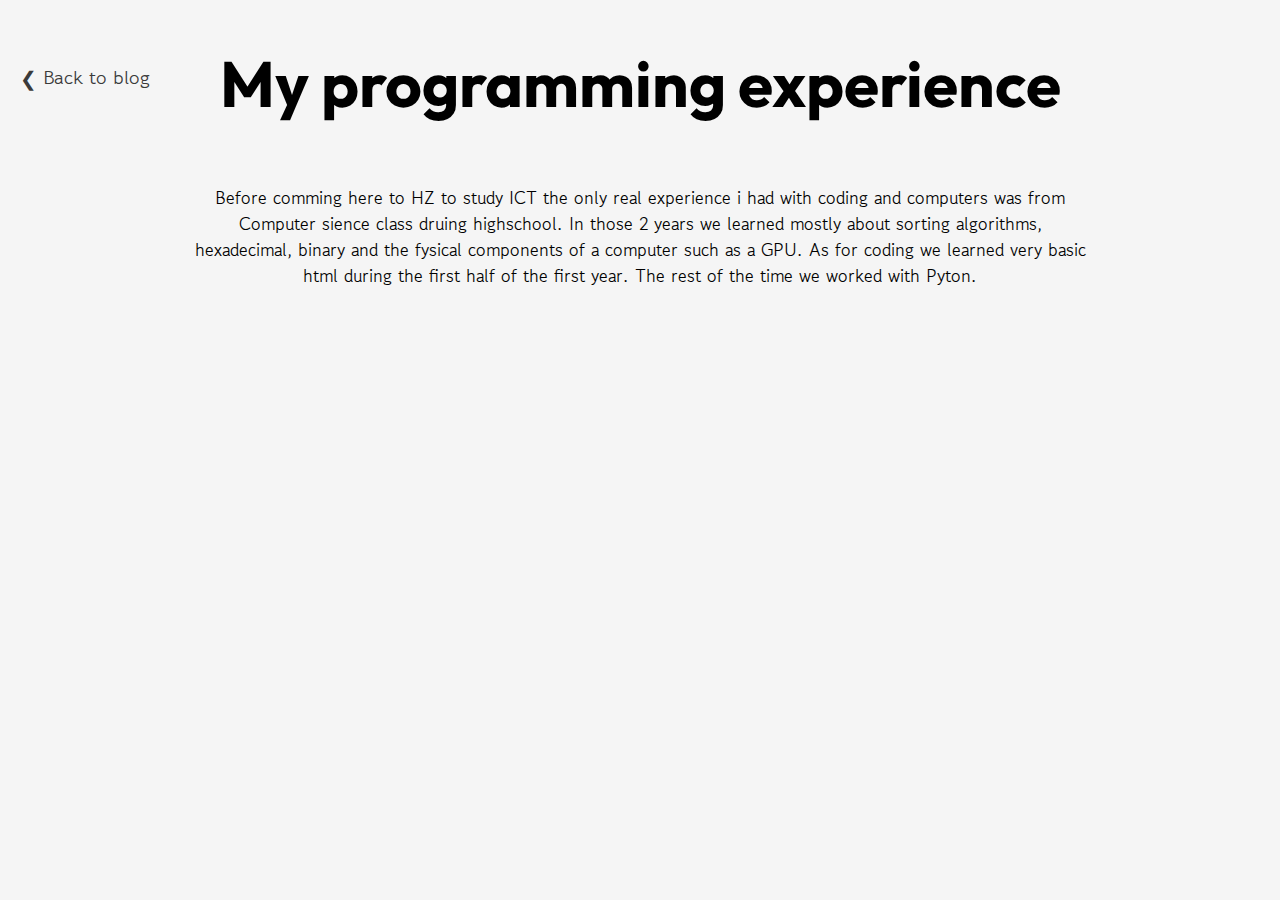
<file: blogposts/programming.html>
<!DOCTYPE html>
<html lang="en">

  <head>
    <meta charset="UTF-8">
    <meta name="viewport" content="width=device-width, initial-scale=1.0">
    <meta http-equiv="X-UA-Compatible" content="ie=edge">

    <title>Blog</title>

    <link rel="stylesheet" href="/stylesheets/main.css">
    <link rel="stylesheet" href="/stylesheets/blogposts.css">
    <script src="/scripts/main.js"></script>

    <link href="https://fonts.googleapis.com/css?family=Outfit:100,200,300,regular,500,600,700,800,900" rel="stylesheet" />
    <link href="https://fonts.googleapis.com/css?family=Gowun+Dodum:regular" rel="stylesheet" />

  </head>

  <main>
    <body>
       <div class="bakcToBlog">
          <a href="/blog.html">❮ Back to blog</a>
        </div>

        <div class="blogTitle">
          <h1>My programming experience</h1>
        </div>

        <p id="programmingExperience">
          Before comming here to HZ to study ICT the only real experience i had with coding and computers was from Computer sience 
          class druing highschool. In those 2 years we learned mostly about sorting algorithms, hexadecimal, binary and the fysical components
          of a computer such as a GPU. As for coding we learned very basic html during the first half of the first year. The rest of the 
          time we worked with Pyton.
        </p>











      
    </body>
  
  </main>

  
</html>
</file>
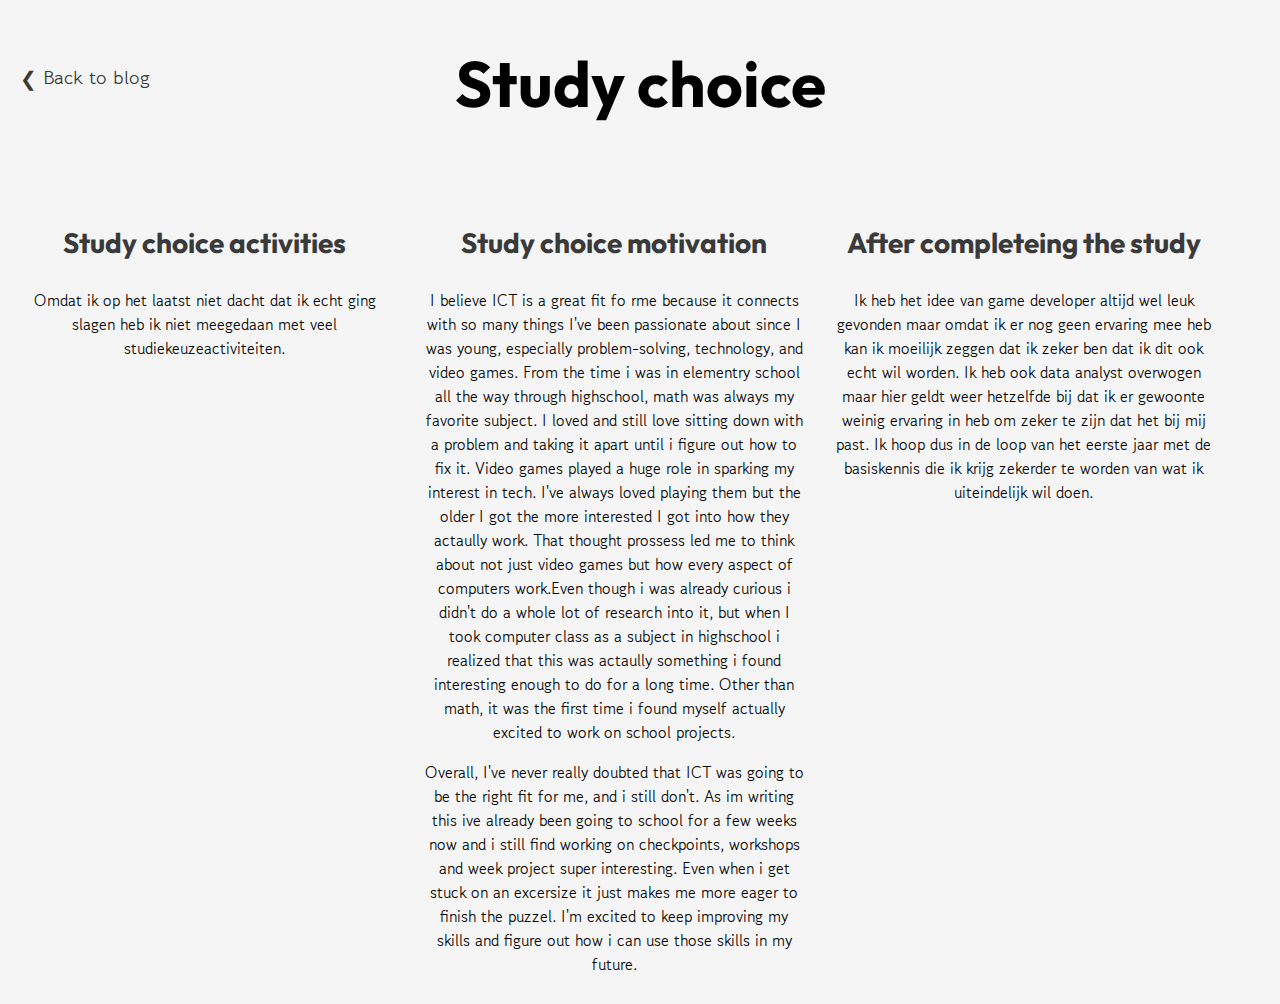
<file: blogposts/studychoice.html>
<!DOCTYPE html>
<html lang="en">

  <head>
    <meta charset="UTF-8">
    <meta name="viewport" content="width=device-width, initial-scale=1.0">
    <meta http-equiv="X-UA-Compatible" content="ie=edge">

    <title>Blog</title>

    <link rel="stylesheet" href="/stylesheets/main.css">
    <link rel="stylesheet" href="/stylesheets/blogposts.css">
    <script src="/scripts/main.js"></script>

    <link href="https://fonts.googleapis.com/css?family=Outfit:100,200,300,regular,500,600,700,800,900" rel="stylesheet" />
    <link href="https://fonts.googleapis.com/css?family=Gowun+Dodum:regular" rel="stylesheet" />

  </head>

  <main>
    <body>
        <div class="bakcToBlog">
          <a href="/blog.html">❮ Back to blog</a>
        </div>

        <div class="blogTitle">
          <h1>Study choice</h1>
        </div>

        <div class="studyChoiceActivities">
          <h3>Study choice activities</h3>
          <p>Omdat ik op het laatst niet dacht dat ik echt ging slagen heb ik niet meegedaan met veel studiekeuzeactiviteiten.</p>

        </div>

        <div class="studyChoiceMotivation">
          <h3>Study choice motivation</h3>
          <p>
            I believe ICT is a great fit fo rme because it connects with so many things I've been passionate about since I was young,
            especially problem-solving, technology, and video games. From the time i was in elementry school all the way through highschool, 
            math was always my favorite subject. I loved and still love sitting down with a problem and taking it apart until i figure out how to fix it.
            Video games played a huge role in sparking my interest in tech. I've always loved playing them but the older I got the more interested I got  into how
            they actaully work. That thought prossess led me to think about not just video games but how every aspect of computers work.Even though i 
            was already curious i didn't do a whole lot of research into it, but when I took computer class as a subject in highschool i realized
            that this was actaully something i found interesting enough to do for a long time. Other than math, it was the first time i found myself
            actually excited to work on school projects.        
        </p>

        <p>
            Overall, I've never really doubted that ICT was going to be the right fit for me, and i still don't. As im writing this ive already been
            going to school for  a few weeks now and i still find working on checkpoints, workshops and week project super interesting. Even when i get stuck
            on an excersize it just makes me more eager to finish the puzzel. I'm excited to keep improving my skills and figure out how i can use those skills
            in my future.
        </p>

        </div>

        <div class="studyChoiceAfter">
          <h3>After completeing the study</h3>
          <p>
            Ik heb het idee van game developer altijd wel leuk gevonden maar omdat ik er nog 
            geen ervaring mee heb kan ik moeilijk zeggen dat ik zeker ben dat ik dit ook echt wil worden. 
            Ik heb ook data analyst overwogen maar hier geldt weer hetzelfde bij dat ik er gewoonte weinig ervaring 
            in heb om zeker te zijn dat het bij mij past. Ik hoop dus in de loop van het eerste jaar met de 
            basiskennis die ik krijg zekerder te worden van wat ik uiteindelijk wil doen.
          </p>

        </div>











      
    </body>
  
  </main>

  
</html>
</file>
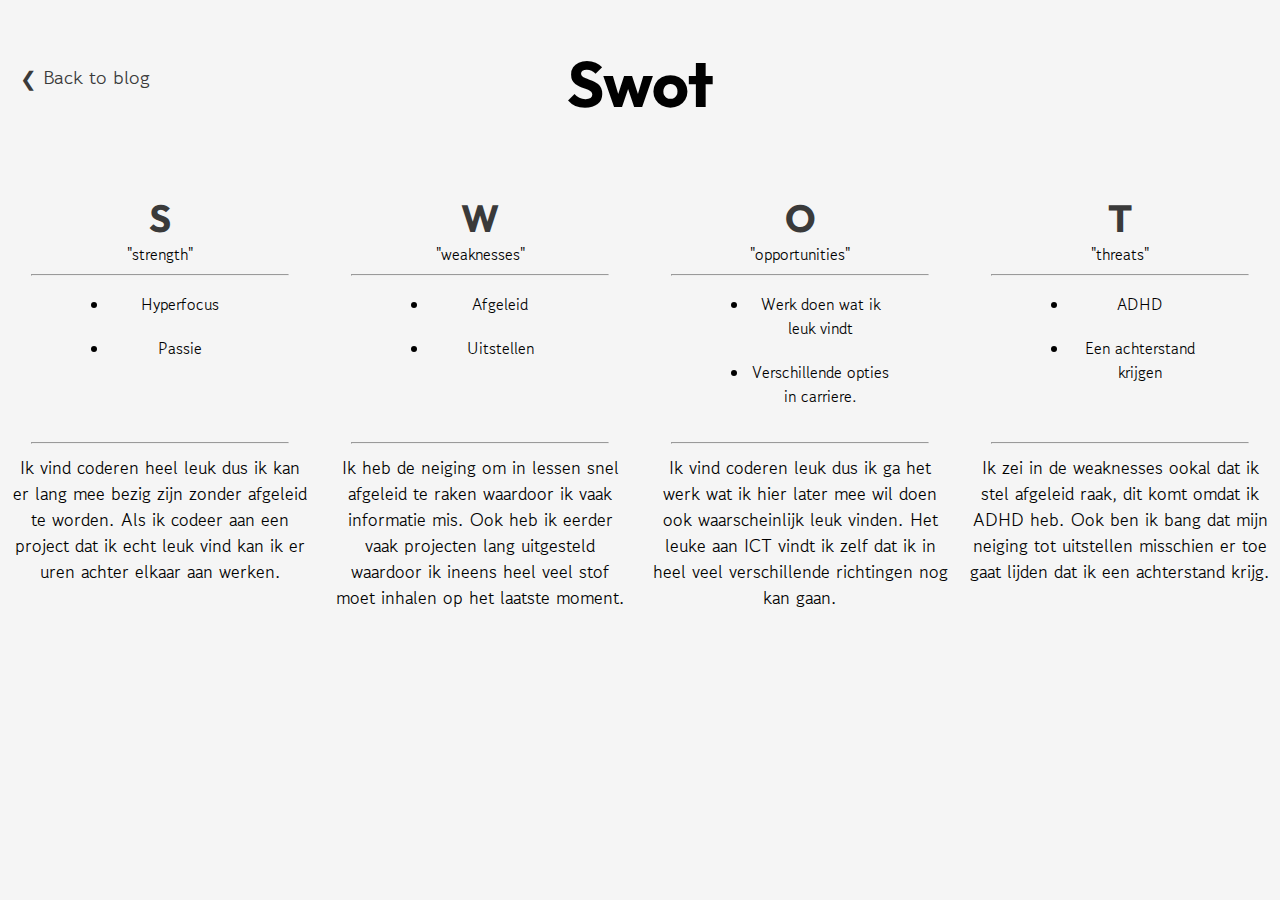
<file: blogposts/swot.html>
<!DOCTYPE html>
<html lang="en">

  <head>
    <meta charset="UTF-8">
    <meta name="viewport" content="width=device-width, initial-scale=1.0">
    <meta http-equiv="X-UA-Compatible" content="ie=edge">

    <title>Blog</title>

    <link rel="stylesheet" href="/stylesheets/main.css">
    <link rel="stylesheet" href="/stylesheets/blogposts.css">
    <script src="/scripts/main.js"></script>

    <link href="https://fonts.googleapis.com/css?family=Outfit:100,200,300,regular,500,600,700,800,900" rel="stylesheet" />
    <link href="https://fonts.googleapis.com/css?family=Gowun+Dodum:regular" rel="stylesheet" />

  </head>

  <main>
    <body>
        <div class="bakcToBlog">
          <a href="/blog.html">❮ Back to blog</a>
        </div>

        <div class="blogTitle">
          <h1>Swot</h1>
        </div>

        
      <div id="swot">    
        <div id="s">
          <h2>S</h2>
          <p>"strength"</p>
          <hr style="width: 80%;">
          <ul> 
            <li>Hyperfocus</li>
            <br>
            <li>Passie</li>
          </ul>

        </div>


        <div id="w"> 
          <h2>W</h2>
          <p>"weaknesses"</p>
          <hr style="width: 80%;">
          <ul> 
            <li>Afgeleid</li>
            <br>
            <li>Uitstellen</li>
          </ul> 

        </div>


        <div id="o">
          <h2>O</h2>
          <p>"opportunities"</p> 
          <hr style="width: 80%;">
          <ul> 
            <li>Werk doen wat ik leuk vindt</li>
            <br>
            <li>Verschillende opties in carriere.</li>
          </ul>  

        </div>


        <div id="t"> 
          <h2>T</h2>
          <p>"threats"</p>
          <hr style="width: 80%;">
          <ul> 
            <li>ADHD</li>
            <br>
            <li>Een achterstand krijgen</li>
          </ul>   

        </div>
      </div>

      <div id="swot2">    
        <div id="s">
          <hr style="width: 80%;">
          <p style="margin: 10px;">Ik vind coderen heel leuk dus ik kan er lang mee bezig zijn zonder afgeleid te worden. Als ik codeer aan een project dat ik echt leuk vind kan ik er uren achter elkaar aan werken.</p> 

        </div>


        <div id="w"> 
          <hr style="width: 80%;">
          <p style="margin: 10px;">Ik heb de neiging om in lessen snel afgeleid te raken waardoor ik vaak informatie mis. Ook heb ik eerder vaak projecten lang uitgesteld waardoor ik ineens heel veel stof moet inhalen op het laatste moment.</p> 

        </div>


        <div id="o">
          <hr style="width: 80%;">
          <p style="margin: 10px;">Ik vind coderen leuk dus ik ga het werk wat ik hier later mee wil doen ook waarscheinlijk leuk vinden. Het leuke aan ICT vindt ik zelf dat ik in heel veel verschillende richtingen nog kan gaan.</p>  

        </div>


        <div id="t"> 
          <hr style="width: 80%;">
          <p style="margin: 10px;">Ik zei in de weaknesses ookal dat ik stel afgeleid raak, dit komt omdat ik ADHD heb. Ook ben ik bang dat mijn neiging tot uitstellen misschien er toe gaat lijden dat ik een achterstand krijg.</p>  

        </div>
      </div>












      
    </body>
  
  </main>

  
</html>
</file>
<file: stylesheets/main.css>
/*---------BODY & TEXT---------*/
body {
    margin: 0;
    background-color: #f5f5f5;
}


/*---------HEADER---------*/
.header {
    padding-top: 70px;
    padding-bottom: 70px;
    font-family: outfit;
    font-size: 60px;
    text-align: center;
    color: #3a3a3a;
}

/*---------NAVIGATION---------*/
.navBar {
    position: fixed;
    width: 100%;
    top: 0;
    overflow: hidden;
    background-color: rgb(255, 255, 255);
    height: 50px;
}

.navLogo {
    margin-top: 0;
    float: left;
    vertical-align: middle;
    line-height: 50px;
    padding-left: 40px;
    font-size: 12px;
    font-family: outfit;
    font-weight: 650;
    color: #3a3a3a;
    
    
}

.navBar a {
    float: right;
    vertical-align: middle;
    line-height: 50px; 
    padding-right: 70px;
    text-decoration: none;
    font-size: 12px;
    font-family: outfit;
    font-weight: 650;
    color: #3a3a3a85;
    
}

.navBar a:hover {
    color: #3a3a3a;   
}


/*---------FOOTER---------*/
.footer {
    margin-top: 50%;
    width: 100%;
    position: absolute;
}

.socialIconList {
    float: left;
   margin-top: 300px;
   margin-left: 50px;
   margin-bottom: 100px;
   color: #f5f5f5;;
}

.socialIcon {
    width: 60px;
    height: auto;
    margin: 30px;
    color: #f5f5f5;
}

.HZlogo {
    float: right;
    height: 60px;
    margin-top: 300px;
    margin-right: 50px;
    margin-bottom: 100px;
}
</file>
<file: stylesheets/index.css>
p {
    font-family: Gowun Dodum;
    font-size: 20px;
    color: #3a3a3a;
}

h2 {
    font-family: outfit;
    font-size: 50px;
    color: #3a3a3a;
}

#indexMotivationText {
    float: left;
    width: 40%;
    margin-left: 10%;

}





#legoBatmanImgShowcase {

    float: left;
    width: 50%;
    margin-top: 10vh;
}

* {
    box-sizing: border-box
}

body {
    font-family: Verdana, sans-serif; margin:0
}

.mySlides {
    display: none
}


img {
    vertical-align: middle;
    height: 500px;
}

/* Slideshow container */
.slideshow-container {
  width: 500px;
  position: relative;
  margin: auto;

}

/* Next & previous buttons */
.prev, .next {
  cursor: pointer;
  position:absolute;
  width: auto;
  padding: 16px;
  color: #3a3a3a;
  font-weight: bold;
  font-size: 18px;
  transition: 0.6s ease;
  border-radius: 0 3px 3px 0;
  user-select: none;

}

/* Position the "next button" to the right */
.next {
  right: 0;
  border-radius: 3px 0 0 3px;
}

/* On hover, add a black background color with a little bit see-through */
.prev:hover, .next:hover {
  background-color: #3a3a3a;
}

/* Caption text */
.text {
  color: #ffffff;
  font-size: 15px;
  padding: 8px 12px;
  position: absolute;
  bottom: 8px;
  width: 100%;
  text-align: center;
}

/* Number text (1/3 etc) */
.numbertext {
  color: #f2f2f2;
  font-size: 12px;
  padding: 8px 12px;
  position: absolute;
  top: 0;
}

/* The dots/bullets/indicators */
.dot {
  cursor: pointer;
  height: 15px;
  width: 15px;
  margin: 0 2px;
  background-color: #bbb;
  border-radius: 50%;
  display: inline-block;
  transition: background-color 0.6s ease;
}

.active, .dot:hover {
  background-color: #717171;
}

/* Fading animation */
.fade {
  animation-name: fade;
  animation-duration: 1.5s;
}

@keyframes fade {
  from {opacity: .4} 
  to {opacity: 1}
}

/* On smaller screens, decrease text size */
@media only screen and (max-width: 300px) {
  .prev, .next,.text {font-size: 11px}
}
</file>
<file: stylesheets/dashboard.css>
body {
    margin-left: 15px;
    margin-right: 15px;
    margin-bottom: 15px;
}  


#dashboardTableQuarter1,
#dashboardTableQuarter2,
#dashboardTableQuarter3,
#dashboardTableQuarter4 {
    width: 100%;
    font-size: 22px;
    font-family: Gowun Dodum;
}


td, th {
    margin: 0;
    padding: 13px;
    background-color: #f5f5f5;
    font-family: Gowun Dodum;
}

table {
    border: 1px solid black; 
    background-color: black; 
}

h2 {
    margin-top: 150px;
    margin-bottom: 1px;
    text-align: center; 
    font-family: outfit;
    font-size: 32px;
}

.dashboardTableTop {
    font-weight: 800;
    background-color: rgb(227, 239, 246); 
}


#progressBarText {
    font-family: outfit;
    text-align: center; 
}

#progressText {
    font-family: outfit;
    text-align: center; 
}

#progressBar {
    appearance: none; /* Remove default appearance */
    width: 100%; 
    height: 30px; 
    border-radius: 15px; 
    border: 1px solid black; 
    background-color: white; 
    margin-top: 0;
}

/* Style for WebKit browsers */
#progressBar::-webkit-progress-bar {
    background-color: white; /* Color of the bar background */
    border-radius: 15px; /* Round corners */
}

#progressBar::-webkit-progress-value {
    background-color: black; /* Color of the filled progress */
    border-radius: 15px; /* Round corners for filled portion */
}
</file>
<file: stylesheets/faq.css>
#faqAllQuestions {
    width: 1200px;
    padding-left: 0;
    margin-left: 5%;
}
#faqAllQuestions summary{
    margin-left:0%;
    font-family: Gowun Dodum;
    font-size: 20px;
    color: #3a3a3a;
}

#faqAllQuestions details{
    margin-left: 12%;
    font-family: Gowun Dodum;
    font-size: 20px;
    color: #3a3a3a;
    margin-bottom: 20px;
}

h3 {
    font-family: outfit;
    font-size: 40px;
    color: #3a3a3a;    
    text-align: left;
    padding: 0;
    margin-left: 10%;
}

.faqLine {
    width:800px;
}
</file>
<file: stylesheets/profile.css>
p {
    font-family: Gowun Dodum;
    font-size: 20px;
    color: #3a3a3a;
}

h2 {
    font-family: outfit;
    font-size: 50px;
    color: #3a3a3a;
}

li {
    font-family: Gowun Dodum;
    font-size: 20px;
    color: #3a3a3a;
    margin-bottom: 40px;
}

#profileWhoAmI {
    float: left;
    width: 40%;
    margin-left: 5%;
    margin-right: 5%;
    text-align: center;
    margin-bottom: 200px; 
}

#profileWhoAmI  p{
    width: 100%;
    text-align: center;   
}

.vl {
    border-left: 2px solid rgb(0, 0, 0);
    height: 650px;
    position: absolute;
    left: 50%;

  }

  #profileSummary {
    float: right;
    width: 40%;
    margin-left: 5%;
    margin-right: 5%;
    text-align: center; 
    margin-bottom: 200px;   
}


div.scroll-container {
    background-color: #f5f5f5;
    overflow: auto;
    white-space: nowrap;
    padding: 10px;
    margin-left: 5%;
    margin-bottom: 300px;
  }
  
  div.scroll-container img {
    padding: 10px;
  }

h3 {

    font-family: outfit;
    font-size: 40px;
    color: #3a3a3a;    
    text-align: left;
    padding: 0;
    margin-left: 5%;
}

.emptyDiv {
    color: #f5f5f5;
    margin: 0;
}

.line {
    width: 90%;

}
</file>
<file: stylesheets/blogposts.css>
.bakcToBlog a{
    text-decoration: none;
    font-family: Gowun Dodum;
    font-size: 20px;
    color: #3a3a3a;
    padding: 20px;
    position: absolute;
}

.blogTitle {
    text-align: center;
    font-size: 32px;
    font-family: outfit;
    margin-bottom: 60px;
}

h2 {
    text-align: center;
    font-family: outfit;
    font-size: 38px;
    color: #3a3a3a;    
}

h3 {
    text-align: center;
    font-family: outfit;
    font-size: 28px;
    color: #3a3a3a;    
}

.studyChoiceActivities, .studyChoiceMotivation, .studyChoiceAfter {
    width: 30%;
    float: left;
    padding: 1%;
    text-align: center;
    font-family: Gowun Dodum;
}


#swot h2{
    text-align: center;
    margin-top: 10px;
    margin-bottom: 0px;
    padding: 0;
}

#swot p{
    text-align: center;
    font-family: Gowun Dodum;
    margin: 0;
    padding: 0;
}

#swot2 p{
    text-align: center;
    font-family: Gowun Dodum;
    font-size: 18px;
    margin: 0;
    padding: 0;
}

#swot li{
    text-align: center;
    width: 50%;
    margin: auto;
    font-family: Gowun Dodum;
}

#s {
    width: 25%;
    height: 250px;
    float: left;
    font-family: outfit;
}

#w {
    width: 25%;
    height: 250px;
    float: left;
    font-family: outfit;
}

#o {
    width: 25%;
    height: 250px;
    float: left;
    font-family: outfit;
}

#t {
    width: 25%;
    height: 250px;
    float: left;
    font-family: outfit;
}

#programmingExperience {
    text-align: center;
    font-family: Gowun Dodum;
    font-size: 18px;
    margin-left: 15%;
    margin-right: 15%;
}


.positive {
    float: left;
    width: 20%;
    margin-left: 25%;
}

.negative {
    float: right;
    width: 20%;
    margin-right: 25%;
}

.positive p {
    text-align: center;
    font-family: Gowun Dodum;
}

.negative p {
    text-align: center;
    font-family: Gowun Dodum;
}

#response {
    width: 100%;
    position: absolute;
    margin-top: 25%;
    text-align: center;
    margin-bottom: 300px;

}

#response p {
    width: 30%;
    margin-left: 35%;
    margin-right: 35%;
    text-align: center;
    font-family: Gowun Dodum;
}
</file>
